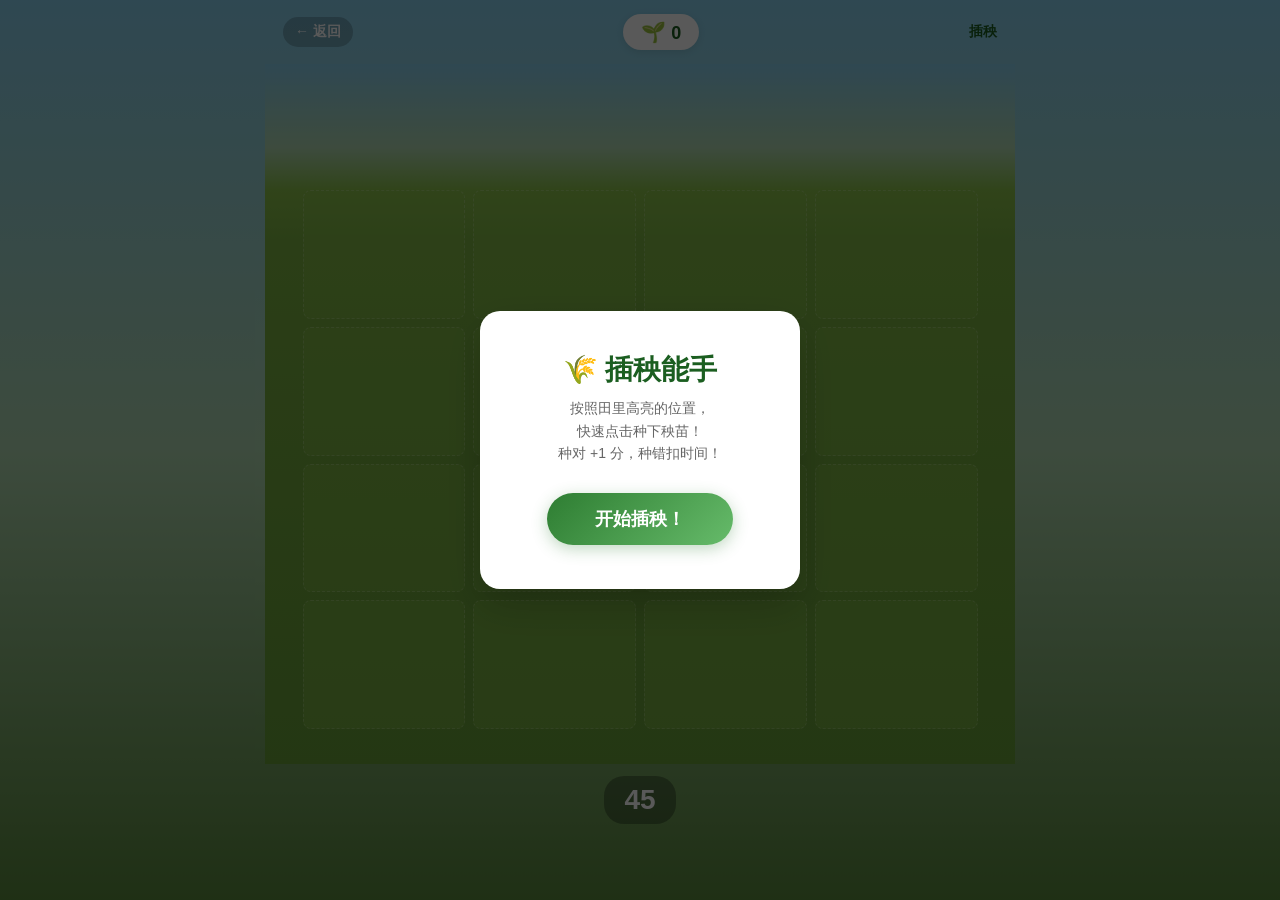
<file: games/planting.html>
<!DOCTYPE html>
<html lang="zh-CN">
<head>
<meta charset="UTF-8"/>
<meta name="viewport" content="width=device-width,initial-scale=1,maximum-scale=1,user-scalable=no"/>
<title>插秧能手 · 云梦伍湖</title>
<style>
*,*::before,*::after{box-sizing:border-box;margin:0;padding:0}
body{font-family:"PingFang SC","Microsoft YaHei",sans-serif;background:linear-gradient(180deg,#87CEEB,#B0D9B1 50%,#5a8a3c 100%);min-height:100vh;max-width:750px;margin:0 auto;overflow:hidden;user-select:none;-webkit-user-select:none;touch-action:manipulation}
.top-hud{display:flex;justify-content:space-between;align-items:center;padding:14px 18px;color:#1b5e20}
.top-hud span{font-size:18px;font-weight:800}
.top-hud .score{background:#fff;color:#1b5e20;padding:6px 18px;border-radius:20px;font-size:20px;box-shadow:0 2px 8px rgba(0,0,0,.1)}
.back-btn{color:#fff;background:rgba(0,0,0,.2);padding:6px 12px;border-radius:20px;font-size:14px;text-decoration:none;font-weight:600}
.paddy{position:relative;width:100%;height:calc(100vh - 200px);min-height:360px;background:linear-gradient(180deg,#87CEEB 0%,#B0D9B1 12%,#8BC34A 18%,#7CB342 25%,#689F38 100%);overflow:hidden}
.grid-overlay{position:absolute;top:18%;left:5%;right:5%;bottom:5%;display:grid;grid-template-columns:repeat(4,1fr);grid-template-rows:repeat(4,1fr);gap:8px}
.cell{border-radius:8px;background:rgba(139,195,74,.35);border:1px dashed rgba(255,255,255,.2);display:flex;align-items:center;justify-content:center;font-size:28px;transition:all .15s}
.cell.planted{background:rgba(104,159,56,.6);border-color:rgba(255,255,255,.3)}
.cell.planted::after{content:'🌱';animation:growIn .3s ease}
.cell.wrong{background:rgba(244,67,54,.4);animation:shake .4s ease}
@keyframes growIn{0%{transform:scale(0) rotate(-20deg)}60%{transform:scale(1.2)}100%{transform:scale(1)}}
@keyframes shake{0%,100%{transform:translateX(0)}20%{transform:translateX(-8px)}40%{transform:translateX(8px)}60%{transform:translateX(-6px)}80%{transform:translateX(6px)}}
.target-highlight{animation:pulse 1s ease infinite}
@keyframes pulse{0%,100%{box-shadow:inset 0 0 0 0 rgba(255,235,59,.5)}50%{box-shadow:inset 0 0 0 12px rgba(255,235,59,0)}}
.bottom-bar{display:flex;align-items:center;justify-content:center;gap:16px;padding:12px;color:#fff}
.bottom-bar .timer{font-size:28px;font-weight:800;background:rgba(0,0,0,.3);padding:8px 20px;border-radius:20px}
.bottom-bar .hint{font-size:18px;font-weight:700;color:#ffd54f}
.start-overlay,.game-over-overlay{position:fixed;top:0;left:0;right:0;bottom:0;background:rgba(0,0,0,.65);display:flex;align-items:center;justify-content:center;z-index:100}
.card{background:#fff;border-radius:20px;padding:40px 32px;text-align:center;box-shadow:0 16px 40px rgba(0,0,0,.2);max-width:320px;width:90%}
.card h2{font-size:28px;color:#1b5e20;margin-bottom:8px}
.card p{color:#666;margin-bottom:24px;font-size:14px;line-height:1.6}
.card button{background:linear-gradient(135deg,#2e7d32,#66bb6a);color:#fff;border:none;padding:14px 48px;border-radius:30px;font-size:18px;font-weight:700;cursor:pointer;box-shadow:0 4px 16px rgba(46,125,50,.3);margin:4px}
.card button:active{transform:scale(.95)}
.card .btn-outline{background:#fff;color:#2e7d32;border:2px solid #2e7d32}
.game-over-overlay{display:none}.game-over-overlay.show{display:flex}
.final-score{font-size:48px;font-weight:900;color:#2e7d32;margin:12px 0}
.stats{font-size:14px;color:#666;margin-bottom:20px}
</style>
</head>
<body>

<div class="top-hud"><a href="../index.html" class="back-btn">← 返回</a><span class="score">🌱 <span id="score-display">0</span></span><span style="font-size:14px">插秧</span></div>
<div class="paddy"><div class="grid-overlay" id="grid"></div></div>
<div class="bottom-bar"><span class="timer" id="timer-display">45</span></div>

<div class="start-overlay" id="start-overlay">
  <div class="card"><h2>🌾 插秧能手</h2><p>按照田里高亮的位置，<br>快速点击种下秧苗！<br>种对 +1 分，种错扣时间！</p><button onclick="startGame()">开始插秧！</button></div>
</div>

<div class="game-over-overlay" id="game-over-overlay">
  <div class="card"><h2 id="go-title">时间到！</h2><div class="final-score" id="go-score">0</div><div class="stats" id="go-stats"></div><button onclick="restartGame()">再来一局</button><button class="btn-outline" onclick="location.href='../index.html'">返回首页</button></div>
</div>

<script>
var grid=document.getElementById('grid'),scoreEl=document.getElementById('score-display'),timerEl=document.getElementById('timer-display'),startOv=document.getElementById('start-overlay'),gameOv=document.getElementById('game-over-overlay');
var score=0,timeLeft=45,targetCell=null,rounds=0,gameRunning=false,timer=null,cells=[];

for(var i=0;i<16;i++){var c=document.createElement('div');c.className='cell';c.addEventListener('click',function(){clickCell(this)});c.addEventListener('touchend',function(e){e.preventDefault();clickCell(this)});grid.appendChild(c);cells.push(c)}

function clickCell(cell){
  if(!gameRunning)return;
  if(cell===targetCell){cell.classList.add('planted');score++;rounds++;scoreEl.textContent=score;newTarget()}else if(!cell.classList.contains('planted')){cell.classList.add('wrong');setTimeout(function(){cell.classList.remove('wrong')},400);timeLeft=Math.max(0,timeLeft-2);updateTimer()}
}

function newTarget(){
  cells.forEach(function(c){c.classList.remove('target-highlight')});
  var available=cells.filter(function(c){return!c.classList.contains('planted')});
  if(available.length===0){cells.forEach(function(c){c.classList.remove('planted')});available=cells}
  targetCell=available[Math.floor(Math.random()*available.length)];
  targetCell.classList.add('target-highlight');
}

function updateTimer(){timerEl.textContent=timeLeft;timerEl.style.color=timeLeft<=10?'#ff7043':'#fff'}

function tick(){timeLeft--;updateTimer();if(timeLeft<=0)endGame()}

function startGame(){
  score=0;rounds=0;timeLeft=45;gameRunning=true;scoreEl.textContent='0';timerEl.textContent='45';timerEl.style.color='#fff';
  cells.forEach(function(c){c.className='cell'});
  startOv.style.display='none';gameOv.classList.remove('show');
  newTarget();timer=setInterval(tick,1000);
}

function endGame(){
  gameRunning=false;clearInterval(timer);cells.forEach(function(c){c.classList.remove('target-highlight')});
  document.getElementById('go-score').textContent=score+' 株';
  document.getElementById('go-stats').textContent='轮次: '+rounds+' | 评价: '+(score>=25?'🌾 插秧状元！':score>=12?'👍 合格农夫':'🌱 还得多练');
  gameOv.classList.add('show');
}

function restartGame(){gameOv.classList.remove('show');startGame()}
</script>
</body>
</html>
</file>
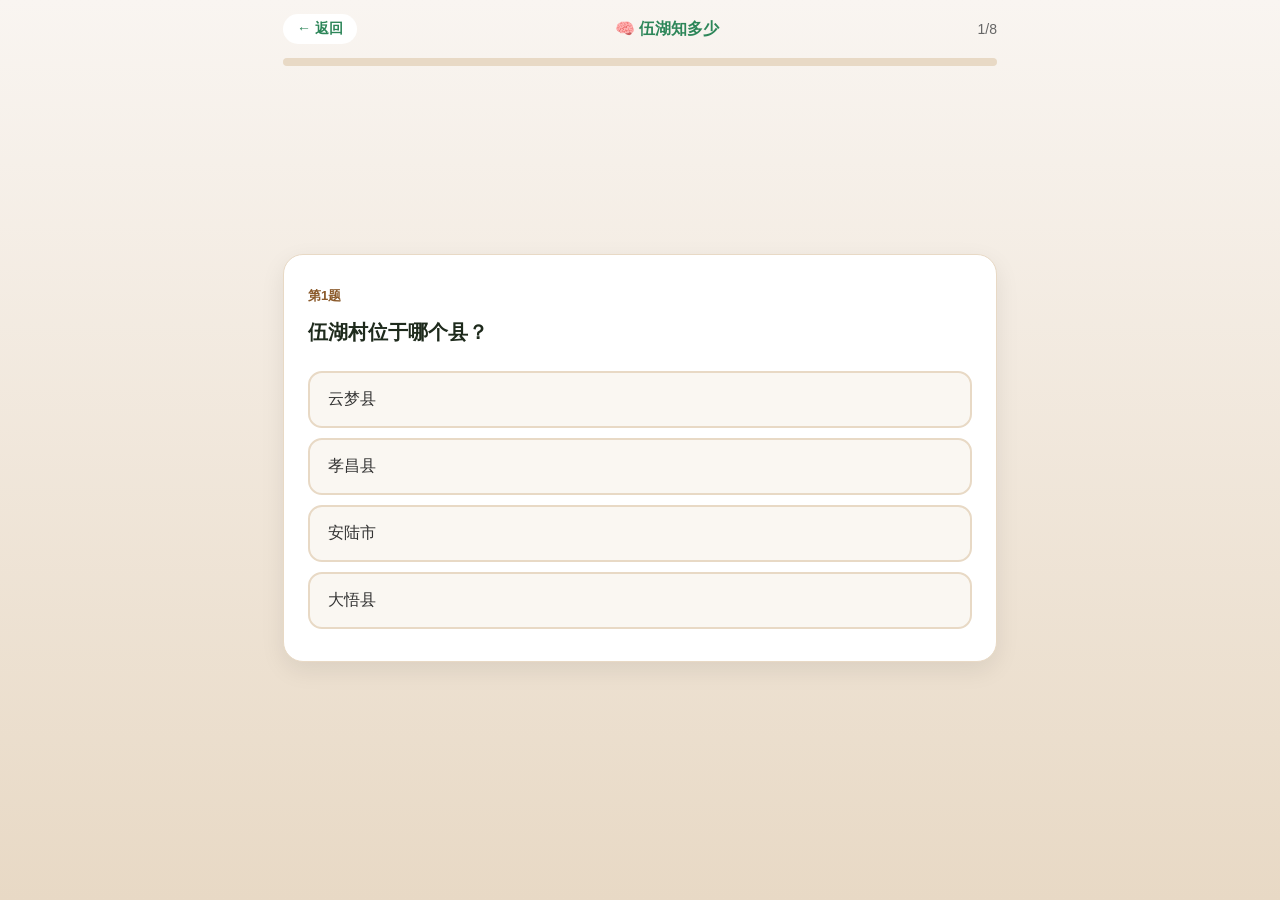
<file: games/quiz.html>
<!DOCTYPE html>
<html lang="zh-CN">
<head>
<meta charset="UTF-8"/>
<meta name="viewport" content="width=device-width,initial-scale=1,maximum-scale=1,user-scalable=no"/>
<title>伍湖知识问答 · 云梦伍湖</title>
<style>
*,*::before,*::after{box-sizing:border-box;margin:0;padding:0}
body{font-family:"PingFang SC","Microsoft YaHei",sans-serif;background:linear-gradient(180deg,#f9f5f1,#e8d9c5);min-height:100vh;max-width:750px;margin:0 auto;display:flex;flex-direction:column}
.top-bar{display:flex;justify-content:space-between;align-items:center;padding:14px 18px}
.back-btn{color:#2d8659;padding:6px 14px;border-radius:20px;font-size:14px;text-decoration:none;font-weight:600;background:#fff}
.progress-bar{height:8px;background:#e8d9c5;margin:0 18px;border-radius:10px;overflow:hidden}
.progress-bar .fill{height:100%;background:linear-gradient(90deg,#2d8659,#4A6F5D);transition:width .4s ease;border-radius:10px}
.quiz-area{flex:1;display:flex;flex-direction:column;justify-content:center;padding:20px 18px}
.question-card{background:#fff;border-radius:20px;padding:32px 24px;box-shadow:0 8px 24px rgba(0,0,0,.08);border:1px solid #e8d9c5}
.question-num{font-size:13px;color:#8b5a2b;margin-bottom:12px;font-weight:600}
.question-text{font-size:20px;font-weight:700;color:#1e2a1c;line-height:1.5;margin-bottom:24px}
.options{display:flex;flex-direction:column;gap:10px}
.option{
  padding:16px 18px;border-radius:14px;border:2px solid #e8d9c5;background:#faf7f2;
  cursor:pointer;font-size:16px;color:var(--ink,#333);transition:all .2s;text-align:left;font-family:inherit
}
.option:active{transform:scale(.98)}
.option.correct{background:#e8f5e9;border-color:#4caf50;color:#2e7d32;font-weight:700}
.option.wrong{background:#ffebee;border-color:#f44336;color:#c62828}
.option:disabled{opacity:.7;pointer-events:none}
.feedback{text-align:center;padding:16px 0;font-size:15px;font-weight:600;min-height:50px}
.next-btn{background:linear-gradient(135deg,#2d8659,#4A6F5D);color:#fff;border:none;padding:14px 0;border-radius:30px;font-size:17px;font-weight:700;cursor:pointer;width:100%;box-shadow:0 4px 16px rgba(45,134,89,.25);margin-top:12px;display:none}
.next-btn:active{transform:scale(.97)}
.over-card{background:#fff;border-radius:20px;padding:40px 28px;text-align:center;box-shadow:0 8px 24px rgba(0,0,0,.08);margin:0 18px}
.over-card h2{font-size:28px;color:#2d8659;margin-bottom:8px}
.over-card .big-score{font-size:56px;font-weight:900;color:#e65100;margin:12px 0}
.over-card .stats{color:#666;font-size:14px;margin-bottom:20px}
.over-card button{background:linear-gradient(135deg,#2d8659,#4A6F5D);color:#fff;border:none;padding:14px 48px;border-radius:30px;font-size:16px;font-weight:700;cursor:pointer;box-shadow:0 4px 16px rgba(45,134,89,.25);margin:4px}
.over-card button:active{transform:scale(.95)}
</style>
</head>
<body>

<div class="top-bar"><a href="../index.html" class="back-btn">← 返回</a><span style="font-weight:700;color:#2d8659">🧠 伍湖知多少</span><span style="color:#666;font-size:14px" id="counter">1/8</span></div>
<div class="progress-bar"><div class="fill" id="progress" style="width:0%"></div></div>

<div id="quiz-area" class="quiz-area"></div>

<script>
var questions=[
  {q:'伍湖村位于哪个县？',o:['云梦县','孝昌县','安陆市','大悟县'],a:0,exp:'伍湖村位于湖北省孝感市云梦县沙河乡'},
  {q:'稻虾共作模式的核心优势是？',o:['只用一种水','一水两用、一田双收','需要分开两块田','只能用化学肥料'],a:1,exp:'稻虾共作实现"一水两用、一田双收、粮渔共赢"'},
  {q:'2024年11月习近平总书记考察了云梦哪个场馆？',o:['云梦图书馆','云梦体育馆','云梦县博物馆','云梦科技馆'],a:2,exp:'2024年11月习近平总书记考察云梦县博物馆，了解文物保护研究利用'},
  {q:'2026年是红军长征胜利多少周年？',o:['80周年','85周年','90周年','100周年'],a:2,exp:'2026年是中国工农红军长征胜利90周年'},
  {q:'伍湖村龚华铭烈士纪念广场属于什么类型的文化资源？',o:['传统文化','红色文化','商业文化','民俗文化'],a:1,exp:'龚华铭烈士纪念广场是伍湖村红色文化资源的重要组成部分'},
  {q:'"双水双绿"指的是什么？',o:['两个水库','绿色水稻+绿色水产协同发展','两种颜色的水','两个水龙头'],a:1,exp:'"双水双绿"指绿色水稻和绿色水产协同发展的生态农业技术体系'},
  {q:'伍湖四海生态园主要提供什么体验？',o:['工厂参观','城市观光','生态农业+观光旅游','商场购物'],a:2,exp:'伍湖四海生态园是集生态农业、观光旅游、休闲体验于一体的农旅项目'},
  {q:'本项目的实践主题是什么？',o:['循城市发展','循迹悟思想·数智兴农旅','探企业文化','访都市商圈'],a:1,exp:'项目主题为"循迹悟思想、数智兴农旅"，走好新时代长征路'}
];

var idx=0,score=0,answered=false,correctCount=0;
var area=document.getElementById('quiz-area'),counter=document.getElementById('counter'),progress=document.getElementById('progress');

function renderQuestion(){
  answered=false;counter.textContent=(idx+1)+'/'+questions.length;progress.style.width=((idx/questions.length)*100)+'%';
  var q=questions[idx];
  var html='<div class="question-card"><div class="question-num">第'+(idx+1)+'题</div><div class="question-text">'+q.q+'</div><div class="options">';
  q.o.forEach(function(o,i){html+='<button class="option" onclick="answer('+i+',this)">'+o+'</button>'});
  html+='</div></div><div class="feedback" id="feedback"></div><button class="next-btn" id="next-btn" onclick="nextQuestion()">下一题 →</button>';
  area.innerHTML=html;
}

function answer(i,btn){
  if(answered)return;answered=true;
  var q=questions[idx],allBtns=document.querySelectorAll('.option');allBtns.forEach(function(b){b.disabled=true});
  if(i===q.a){btn.classList.add('correct');score+=10;correctCount++;document.getElementById('feedback').innerHTML='✅ 正确！+10分';document.getElementById('feedback').style.color='#2e7d32'}else{btn.classList.add('wrong');allBtns[q.a].classList.add('correct');document.getElementById('feedback').innerHTML='❌ 正确答案是：'+q.o[q.a]+'<br><small>'+q.exp+'</small>';document.getElementById('feedback').style.color='#c62828'}
  var nb=document.getElementById('next-btn');nb.style.display='block';nb.textContent=idx<questions.length-1?'下一题 →':'查看成绩 🏆';
}

function nextQuestion(){
  if(idx<questions.length-1){idx++;renderQuestion()}else{showResult()}
}

function showResult(){
  progress.style.width='100%';
  var grade=correctCount>=6?'🌾 伍湖通！满分水准！':correctCount>=4?'👍 了解不少，继续加油！':'🌱 来村里实地走一圈就都知道了~';
  area.innerHTML='<div class="over-card"><h2>🧠 答题完成！</h2><div class="big-score">'+score+'分</div><div class="stats">答对 '+correctCount+'/'+questions.length+' 题<br>'+grade+'</div><button onclick="restart()">再来一次</button><button style="background:#fff;color:#2d8659;border:2px solid #2d8659" onclick="location.href=\'../index.html\'">返回首页</button></div>';
  counter.textContent='完成';
}

function restart(){idx=0;score=0;answered=false;correctCount=0;progress.style.width='0%';renderQuestion()}
renderQuestion();
</script>
</body>
</html>
</file>
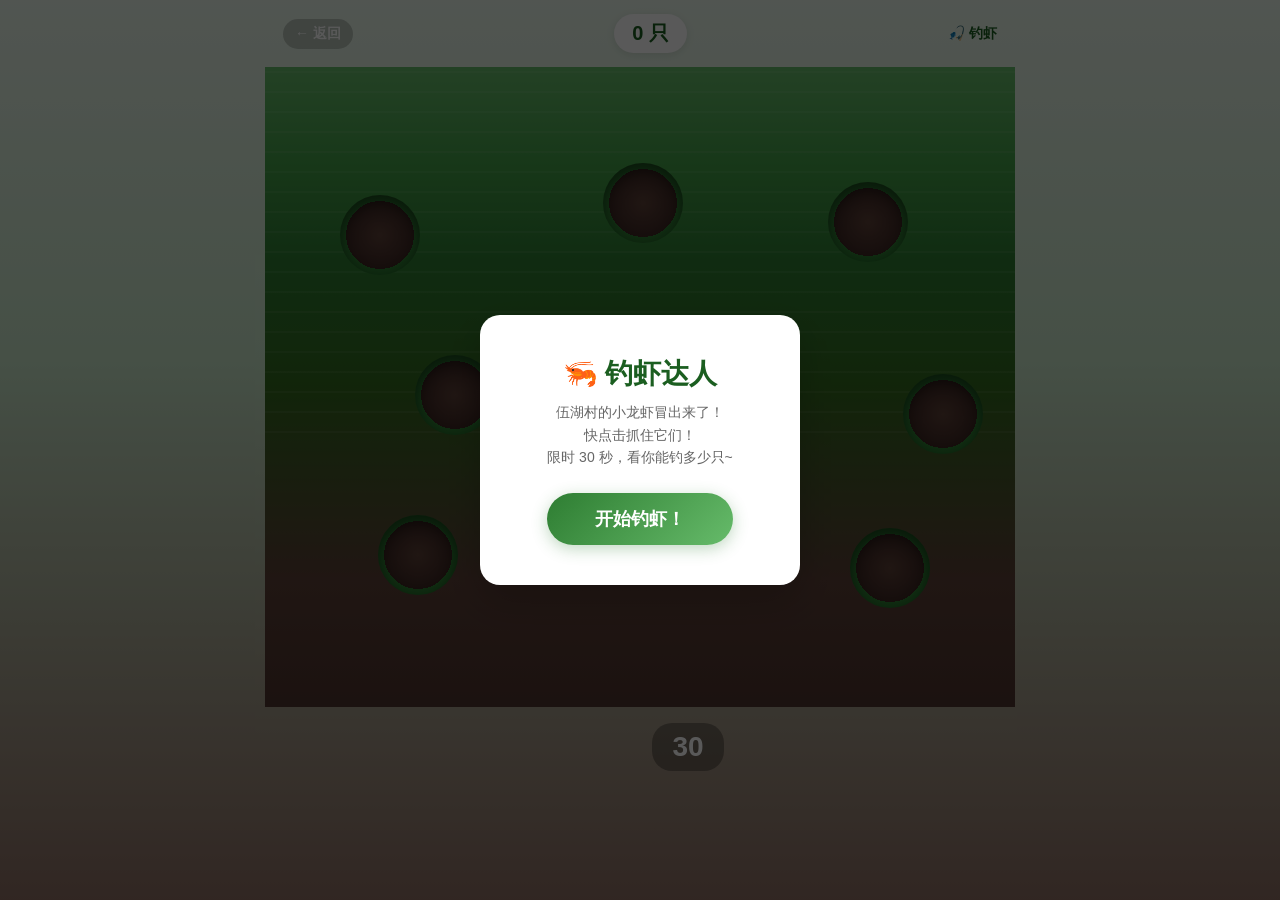
<file: games/shrimp.html>
<!DOCTYPE html>
<html lang="zh-CN">
<head>
<meta charset="UTF-8"/>
<meta name="viewport" content="width=device-width,initial-scale=1,maximum-scale=1,user-scalable=no"/>
<title>钓虾达人 · 云梦伍湖</title>
<style>
*,*::before,*::after{box-sizing:border-box;margin:0;padding:0}
body{font-family:"PingFang SC","Microsoft YaHei",sans-serif;background:linear-gradient(180deg,#e8f5e9,#c8e6c9 40%,#8d6e63 100%);min-height:100vh;max-width:750px;margin:0 auto;overflow:hidden;user-select:none;-webkit-user-select:none;touch-action:manipulation}
.top-hud{display:flex;justify-content:space-between;align-items:center;padding:14px 18px;color:#1b5e20}
.top-hud span{font-size:18px;font-weight:800}
.top-hud .score{background:#fff;color:#1b5e20;padding:6px 18px;border-radius:20px;font-size:20px;box-shadow:0 2px 8px rgba(0,0,0,.1)}
.back-btn{color:#fff;background:rgba(0,0,0,.2);padding:6px 12px;border-radius:20px;font-size:14px;text-decoration:none;font-weight:600}
.field{position:relative;width:100%;height:calc(100vh - 260px);min-height:400px;background:linear-gradient(180deg,#66bb6a 0%,#43a047 15%,#2e7d32 30%,#33691e 50%,#5d4037 80%,#4e342e 100%);overflow:hidden}
.field::before{content:'';position:absolute;top:0;left:0;right:0;height:60%;background:repeating-linear-gradient(0deg,transparent,transparent 18px,rgba(255,255,255,.06) 18px,rgba(255,255,255,.06) 20px)}
.hole{position:absolute;width:80px;height:80px;border-radius:50%;background:radial-gradient(ellipse at center,#5d4037 0%,#3e2723 60%,#2e7d32 60%,#1b5e20 100%);box-shadow:inset 0 8px 16px rgba(0,0,0,.4);cursor:pointer;display:flex;align-items:center;justify-content:center;transition:transform .1s}
.hole:active{transform:scale(.9)}
.shrimp{font-size:44px;animation:popUp .35s cubic-bezier(.18,.89,.32,1.28);pointer-events:none}
.shrimp.caught{animation:caught .2s ease forwards}
@keyframes popUp{0%{transform:translateY(30px) scale(0);opacity:0}100%{transform:translateY(0) scale(1);opacity:1}}
@keyframes caught{0%{transform:scale(1)}50%{transform:scale(1.4)}100%{transform:scale(0);opacity:0}}
.water-ripple{position:absolute;border-radius:50%;border:2px solid rgba(168,216,220,.6);animation:ripple .8s ease-out forwards;pointer-events:none}
@keyframes ripple{0%{width:20px;height:20px;opacity:1}100%{width:120px;height:120px;opacity:0}}
.bottom-bar{display:flex;align-items:center;justify-content:center;gap:16px;padding:16px;color:#fff}
.bottom-bar .timer{font-size:28px;font-weight:800;background:rgba(0,0,0,.3);padding:8px 20px;border-radius:20px}
.bottom-bar .combo{font-size:16px;color:#ffd54f;min-width:80px;text-align:center}
.start-overlay{position:fixed;top:0;left:0;right:0;bottom:0;background:rgba(0,0,0,.65);display:flex;align-items:center;justify-content:center;z-index:100}
.start-card{background:#fff;border-radius:20px;padding:40px 32px;text-align:center;box-shadow:0 16px 40px rgba(0,0,0,.2);max-width:320px;width:90%}
.start-card h2{font-size:28px;color:#1b5e20;margin-bottom:8px}
.start-card p{color:#666;margin-bottom:24px;font-size:14px;line-height:1.6}
.start-card button{background:linear-gradient(135deg,#2e7d32,#66bb6a);color:#fff;border:none;padding:14px 48px;border-radius:30px;font-size:18px;font-weight:700;cursor:pointer;box-shadow:0 4px 16px rgba(46,125,50,.3)}
.start-card button:active{transform:scale(.95)}
.game-over-overlay{position:fixed;top:0;left:0;right:0;bottom:0;background:rgba(0,0,0,.7);display:none;align-items:center;justify-content:center;z-index:100}
.game-over-overlay.show{display:flex}
.game-over-card{background:#fff;border-radius:20px;padding:36px 28px;text-align:center;box-shadow:0 16px 40px rgba(0,0,0,.2);max-width:320px;width:90%}
.game-over-card h2{font-size:32px;margin-bottom:6px}
.game-over-card .final-score{font-size:48px;font-weight:900;color:#e65100;margin:12px 0}
.game-over-card .stats{font-size:14px;color:#666;margin-bottom:20px}
.game-over-card button{background:linear-gradient(135deg,#2e7d32,#66bb6a);color:#fff;border:none;padding:12px 36px;border-radius:30px;font-size:16px;font-weight:700;cursor:pointer;margin:4px}
.game-over-card button:active{transform:scale(.95)}
.game-over-card .btn-outline{background:#fff;color:#2e7d32;border:2px solid #2e7d32}
</style>
</head>
<body>

<div class="top-hud">
  <a href="../index.html" class="back-btn">← 返回</a>
  <span class="score" id="score-display">0 只</span>
  <span style="font-size:14px">🎣 钓虾</span>
</div>

<div class="field" id="field"></div>

<div class="bottom-bar">
  <span class="combo" id="combo-display"></span>
  <span class="timer" id="timer-display">30</span>
</div>

<div class="start-overlay" id="start-overlay">
  <div class="start-card">
    <h2>🦐 钓虾达人</h2>
    <p>伍湖村的小龙虾冒出来了！<br>快点击抓住它们！<br>限时 30 秒，看你能钓多少只~</p>
    <button onclick="startGame()">开始钓虾！</button>
  </div>
</div>

<div class="game-over-overlay" id="game-over-overlay">
  <div class="game-over-card">
    <h2 id="go-title">时间到！</h2>
    <div class="final-score" id="go-score">0</div>
    <div class="stats" id="go-stats"></div>
    <button onclick="restartGame()">再来一局</button>
    <button class="btn-outline" onclick="location.href='../index.html'">返回首页</button>
  </div>
</div>

<script>
var field=document.getElementById('field'),scoreEl=document.getElementById('score-display'),timerEl=document.getElementById('timer-display'),comboEl=document.getElementById('combo-display'),startOv=document.getElementById('start-overlay'),gameOv=document.getElementById('game-over-overlay');
var score=0,combo=0,maxCombo=0,timeLeft=30,gameRunning=false,timer=null,spawnTimer=null,holes=[],activeHoles=new Set(),emojis=['🦐','🦞','🐟','🦀','🦐','🦐'];
var positions=[{x:10,y:20},{x:45,y:15},{x:75,y:18},{x:20,y:45},{x:55,y:42},{x:85,y:48},{x:15,y:70},{x:48,y:68},{x:78,y:72}];

function createHoles(){
  positions.forEach(function(p){
    var h=document.createElement('div');h.className='hole';h.style.left=p.x+'%';h.style.top=p.y+'%';
    h.addEventListener('click',function(e){catchShrimp(h,e)});
    h.addEventListener('touchend',function(e){e.preventDefault();catchShrimp(h,e)});
    field.appendChild(h);holes.push(h);
  });
}

function spawnShrimp(){
  if(!gameRunning)return;
  var n=Math.min(3+Math.floor((30-timeLeft)/8),6);
  for(var i=0;i<n;i++){
    var available=holes.filter(function(h){return!activeHoles.has(h)});
    if(available.length===0)break;
    if(Math.random()<0.35){
      var hole=available[Math.floor(Math.random()*available.length)];
      showShrimp(hole);
    }
  }
}

function showShrimp(hole){
  activeHoles.add(hole);
  var emoji=emojis[Math.floor(Math.random()*emojis.length)];
  var s=document.createElement('span');s.className='shrimp';s.textContent=emoji;
  hole.appendChild(s);
  var dur=800+Math.random()*1200;
  setTimeout(function(){if(activeHoles.has(hole)){hideShrimp(hole,false)}},dur);
}

function hideShrimp(hole,caught){
  activeHoles.delete(hole);
  var s=hole.querySelector('.shrimp');
  if(s){if(caught){s.classList.add('caught')}s.addEventListener('animationend',function(){if(s.parentNode)s.remove()});if(!caught)setTimeout(function(){if(s.parentNode)s.remove()},100)}
}

function catchShrimp(hole,e){
  if(!gameRunning)return;
  if(activeHoles.has(hole)){
    hideShrimp(hole,true);score++;combo++;if(combo>maxCombo)maxCombo=combo;
    scoreEl.textContent=score+' 只';
    if(combo>=3){comboEl.textContent='🔥 '+combo+'连击！';comboEl.style.transform='scale(1.2)';setTimeout(function(){comboEl.style.transform='scale(1)'},200)}
    // 水花
    var r=document.createElement('div');r.className='water-ripple';r.style.left=(e.clientX||e.touches[0].clientX)-10+'px';r.style.top=(e.clientY||e.touches[0].clientY)-10+'px';
    field.appendChild(r);setTimeout(function(){r.remove()},800);
  }
}

function tick(){timeLeft--;timerEl.textContent=timeLeft;timerEl.style.color=timeLeft<=10?'#ff7043':timeLeft<=20?'#ffd54f':'#fff';if(timeLeft<=0)endGame()}

function startGame(){
  score=0;combo=0;maxCombo=0;timeLeft=30;gameRunning=true;scoreEl.textContent='0 只';timerEl.textContent='30';comboEl.textContent='';timerEl.style.color='#fff';
  holes.forEach(function(h){while(h.firstChild)h.removeChild(h);activeHoles.delete(h)});
  startOv.style.display='none';gameOv.classList.remove('show');
  timer=setInterval(tick,1000);spawnTimer=setInterval(spawnShrimp,700+Math.random()*500);spawnShrimp();
}

function endGame(){
  gameRunning=false;clearInterval(timer);clearInterval(spawnTimer);
  holes.forEach(function(h){while(h.firstChild)h.removeChild(h);activeHoles.delete(h)});
  document.getElementById('go-score').textContent=score+' 只';
  document.getElementById('go-stats').textContent='最高连击: '+maxCombo+' | 评价: '+(score>=30?'🦐 钓虾王者！':score>=15?'👍 小有收获':'🌱 继续加油');
  gameOv.classList.add('show');
}

function restartGame(){gameOv.classList.remove('show');startGame()}

createHoles();
</script>
</body>
</html>
</file>
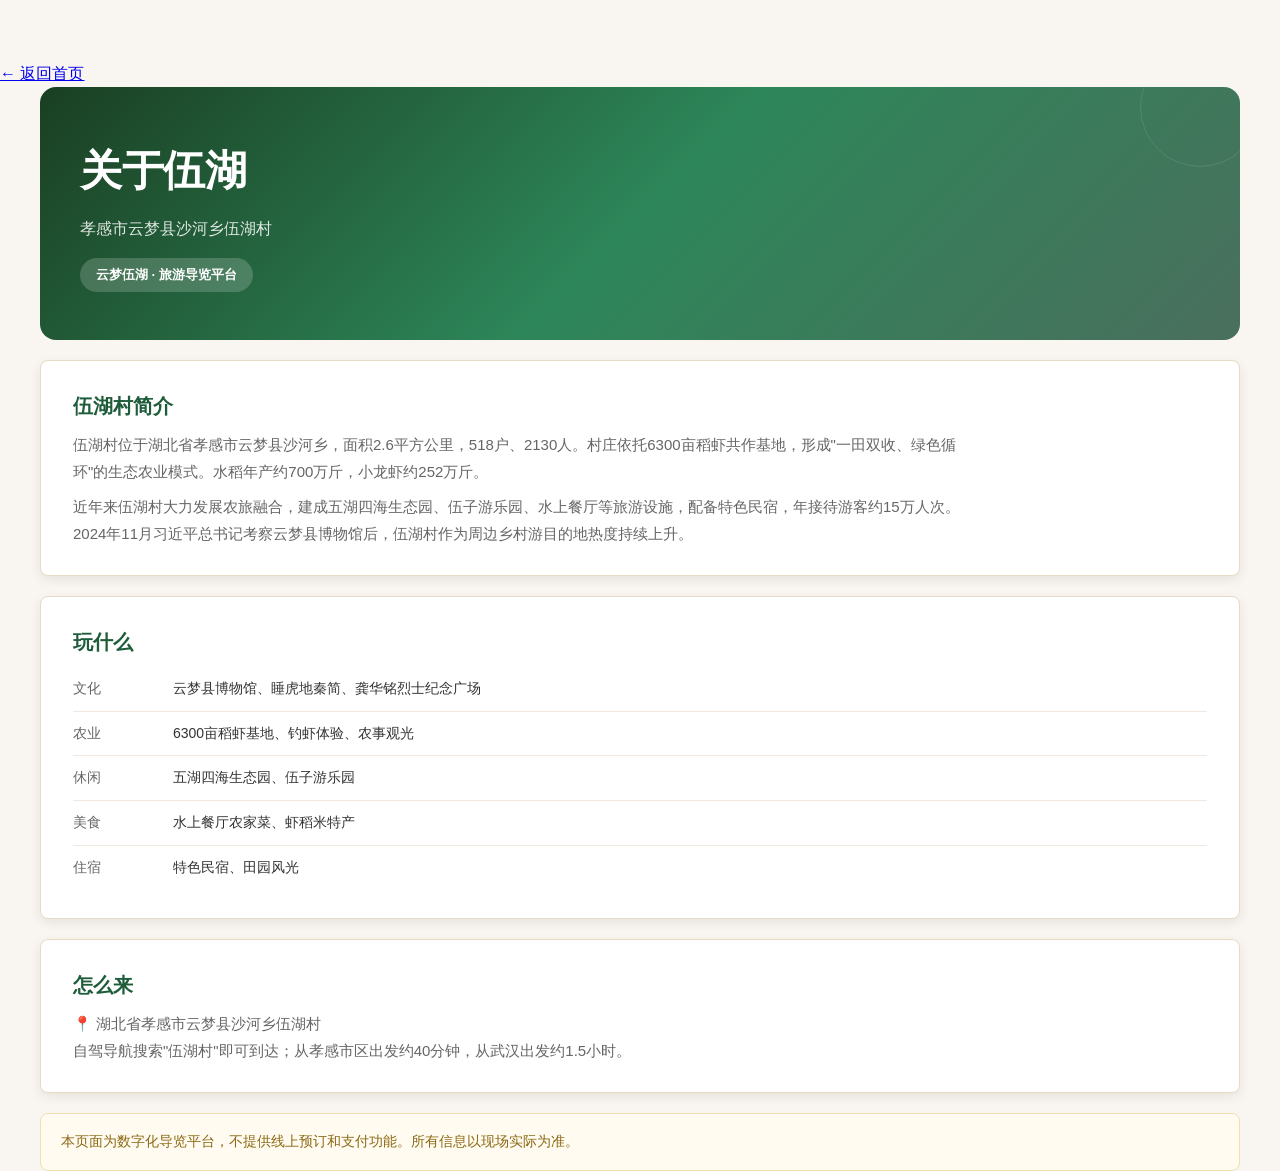
<file: pages/about.html>
<!DOCTYPE html><html lang="zh-CN"><head><meta charset="UTF-8"/><meta name="viewport" content="width=device-width,initial-scale=1,maximum-scale=1,user-scalable=no"/><title>关于伍湖 · 云梦伍湖</title><link rel="stylesheet" href="../assets/css/style.css"/></head><body>
<div class="back-bar"><a href="../index.html">← 返回首页</a></div>
<div class="hero h-green"><div class="h-t">关于伍湖</div><div class="h-s">孝感市云梦县沙河乡伍湖村</div><div class="h-chip">云梦伍湖 · 旅游导览平台</div></div>

<div class="info-block"><h2>伍湖村简介</h2><p>伍湖村位于湖北省孝感市云梦县沙河乡，面积2.6平方公里，518户、2130人。村庄依托6300亩稻虾共作基地，形成"一田双收、绿色循环"的生态农业模式。水稻年产约700万斤，小龙虾约252万斤。</p><p style="margin-top:8px">近年来伍湖村大力发展农旅融合，建成五湖四海生态园、伍子游乐园、水上餐厅等旅游设施，配备特色民宿，年接待游客约15万人次。2024年11月习近平总书记考察云梦县博物馆后，伍湖村作为周边乡村游目的地热度持续上升。</p></div>

<div class="info-block"><h2>玩什么</h2>
<div class="field-line"><span class="fl-k">文化</span><span class="fl-v">云梦县博物馆、睡虎地秦简、龚华铭烈士纪念广场</span></div>
<div class="field-line"><span class="fl-k">农业</span><span class="fl-v">6300亩稻虾基地、钓虾体验、农事观光</span></div>
<div class="field-line"><span class="fl-k">休闲</span><span class="fl-v">五湖四海生态园、伍子游乐园</span></div>
<div class="field-line"><span class="fl-k">美食</span><span class="fl-v">水上餐厅农家菜、虾稻米特产</span></div>
<div class="field-line"><span class="fl-k">住宿</span><span class="fl-v">特色民宿、田园风光</span></div></div>

<div class="info-block"><h2>怎么来</h2><p>📍 湖北省孝感市云梦县沙河乡伍湖村<br>自驾导航搜索"伍湖村"即可到达；从孝感市区出发约40分钟，从武汉出发约1.5小时。</p></div>

<div class="notice">本页面为数字化导览平台，不提供线上预订和支付功能。所有信息以现场实际为准。</div>
</body></html>
</file>
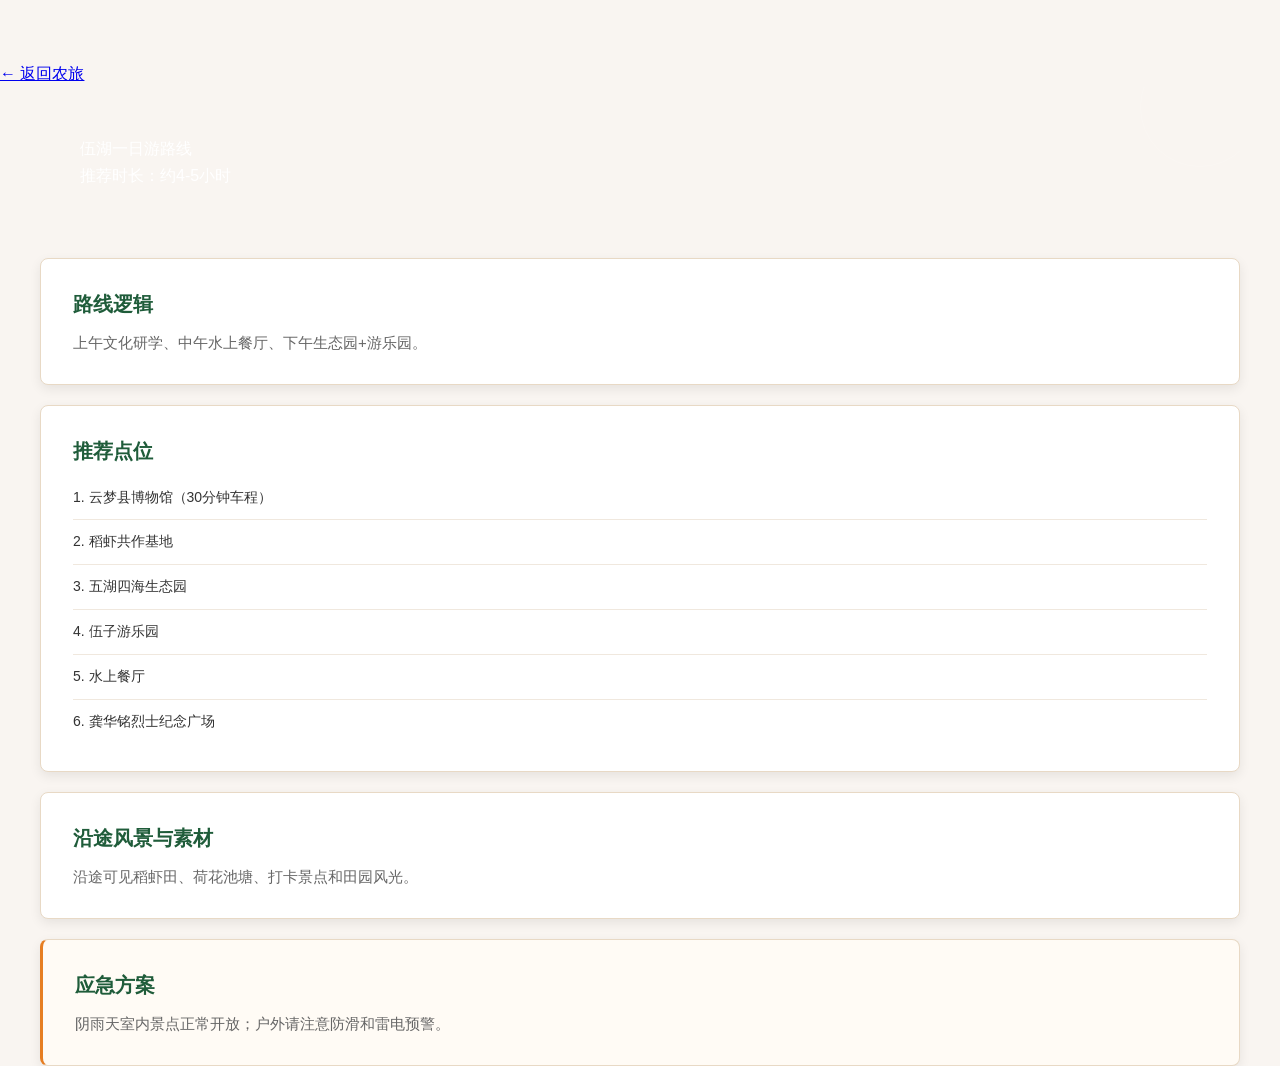
<file: pages/routeDetail.html>
<!DOCTYPE html>
<html lang="zh-CN">
<head>
  <meta charset="UTF-8" />
  <meta name="viewport" content="width=device-width, initial-scale=1.0, maximum-scale=1.0, user-scalable=no" />
  <title>路线详情 · 云梦伍湖</title>
  <link rel="stylesheet" href="../assets/css/style.css" />
</head>
<body>

<div class="back-bar"><a href="../index.html#tour">← 返回农旅</a></div>

<div class="hero hero-blue">
  <div class="hero-title" id="route-name">加载中…</div>
  <div class="hero-sub" id="route-time"></div>
</div>

<div class="info-block">
  <h2>路线逻辑</h2>
  <p id="route-logic"></p>
</div>

<div class="info-block">
  <h2>推荐点位</h2>
  <div id="route-points"></div>
</div>

<div class="info-block">
  <h2>沿途风景与素材</h2>
  <p id="route-scenery"></p>
</div>

<div class="info-block warn-card">
  <h2>应急方案</h2>
  <p id="route-emergency"></p>
</div>

<script src="../assets/js/data.js"></script>
<script>
(function () {
  var id = new URL(window.location.href).searchParams.get('id');
  var route = (ROUTES || []).find(function (r) { return r.id === id; }) || (ROUTES[0]);

  document.getElementById('route-name').textContent = route.name;
  document.getElementById('route-time').textContent = '推荐时长：' + route.time;
  document.getElementById('route-logic').textContent = route.logic;
  document.getElementById('route-scenery').textContent = route.scenery;
  document.getElementById('route-emergency').textContent = route.emergency;
  document.title = route.name + ' · 云梦伍湖';

  var pts = document.getElementById('route-points');
  (route.points || []).forEach(function (p, i) {
    var div = document.createElement('div');
    div.className = 'field-line';
    div.textContent = (i + 1) + '. ' + p;
    pts.appendChild(div);
  });
})();
</script>
</body>
</html>
</file>
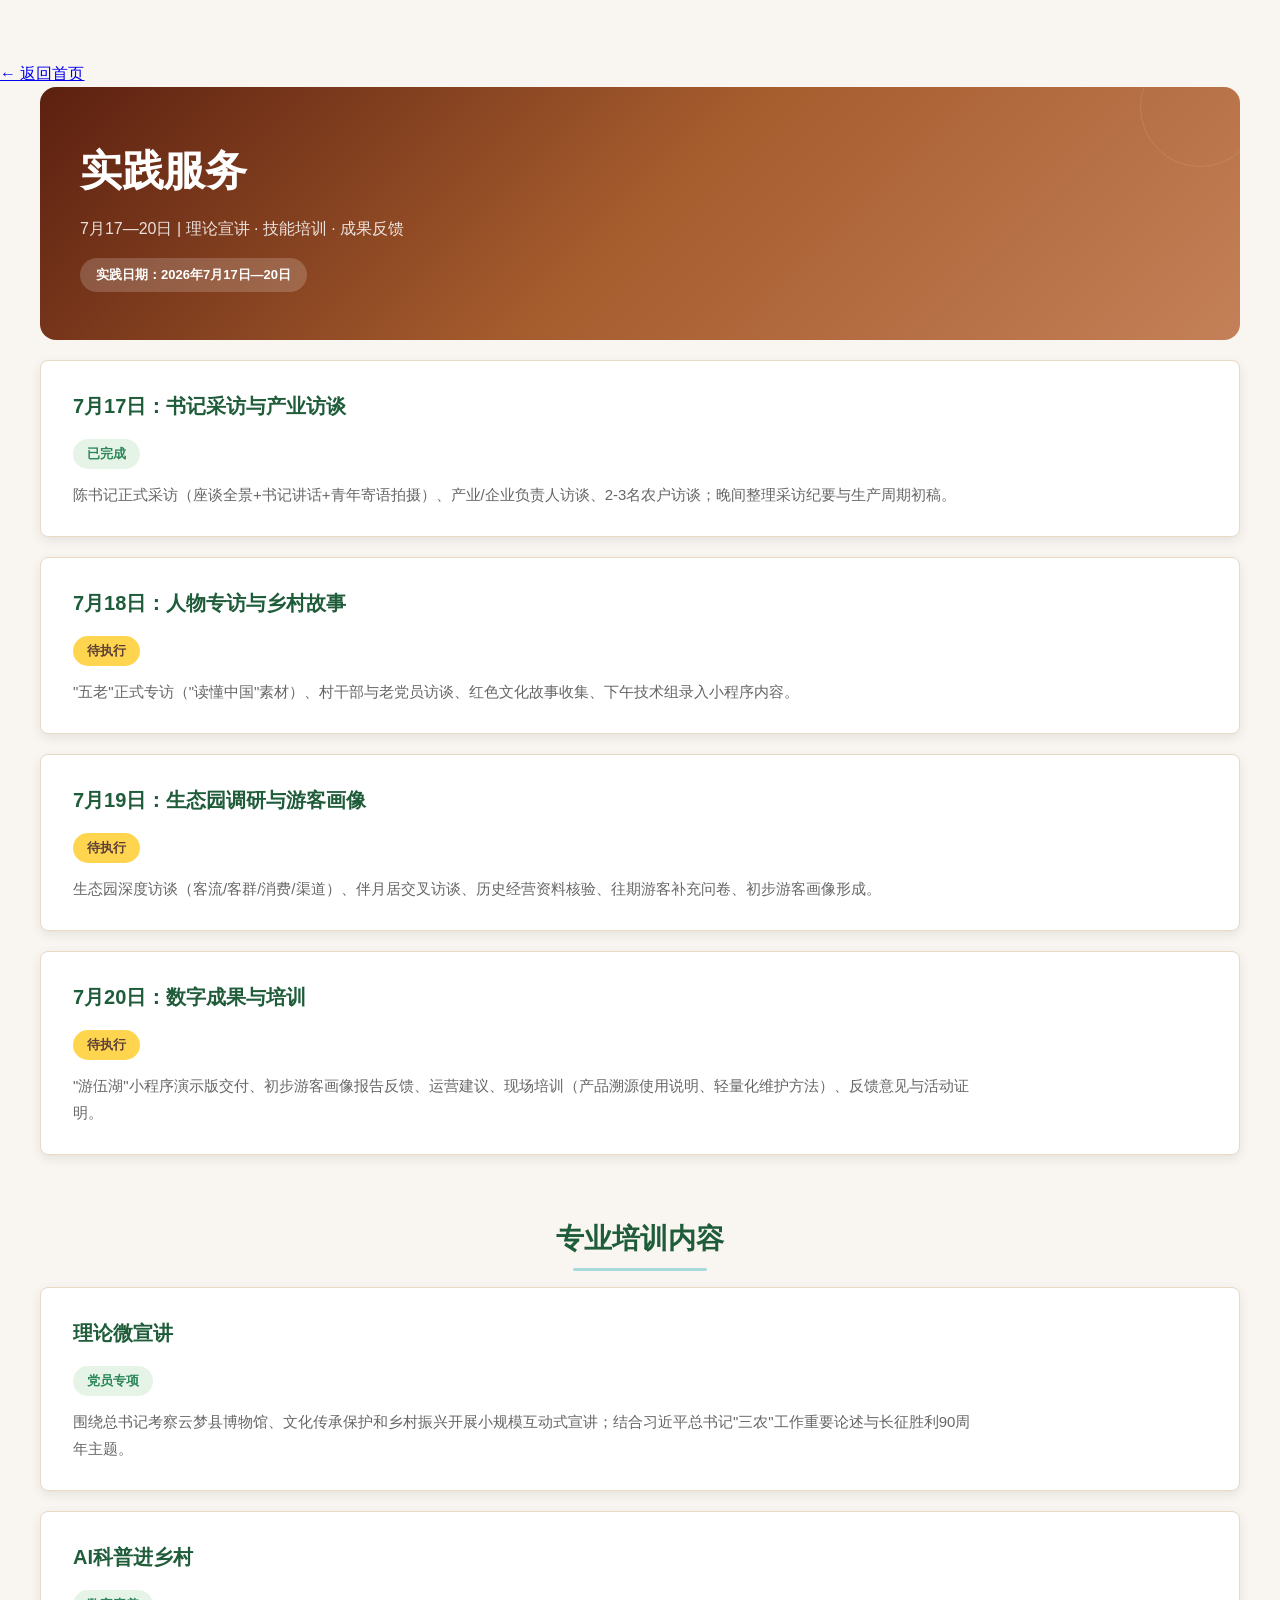
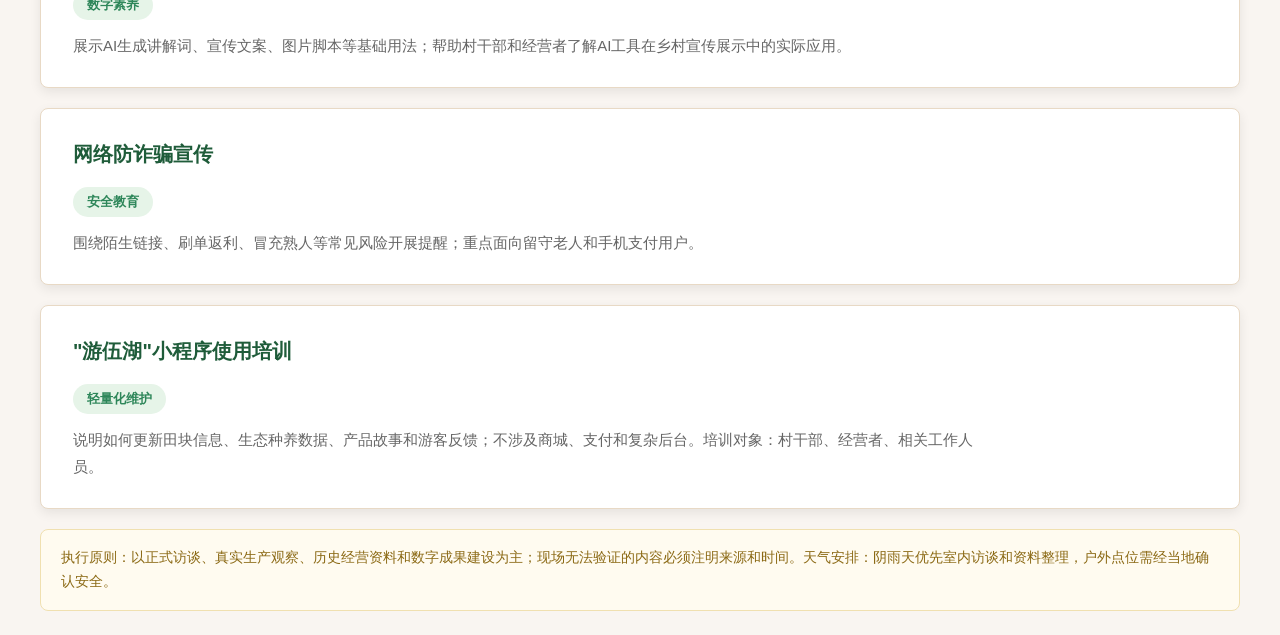
<file: pages/service.html>
<!DOCTYPE html><html lang="zh-CN"><head><meta charset="UTF-8"/><meta name="viewport" content="width=device-width,initial-scale=1,maximum-scale=1,user-scalable=no"/><title>实践服务 · 云梦伍湖</title><link rel="stylesheet" href="../assets/css/style.css"/></head><body>
<div class="back-bar"><a href="../index.html">← 返回首页</a></div>
<div class="hero h-orange"><div class="h-t">实践服务</div><div class="h-s">7月17—20日 | 理论宣讲 · 技能培训 · 成果反馈</div><div class="h-chip">实践日期：2026年7月17日—20日</div></div>

<div class="info-block"><h2>7月17日：书记采访与产业访谈</h2>
<div class="field-tag">已完成</div>
<p>陈书记正式采访（座谈全景+书记讲话+青年寄语拍摄）、产业/企业负责人访谈、2-3名农户访谈；晚间整理采访纪要与生产周期初稿。</p></div>

<div class="info-block"><h2>7月18日：人物专访与乡村故事</h2>
<div class="field-tag" style="background:#ffd54f;color:#5d4037">待执行</div>
<p>"五老"正式专访（"读懂中国"素材）、村干部与老党员访谈、红色文化故事收集、下午技术组录入小程序内容。</p></div>

<div class="info-block"><h2>7月19日：生态园调研与游客画像</h2>
<div class="field-tag" style="background:#ffd54f;color:#5d4037">待执行</div>
<p>生态园深度访谈（客流/客群/消费/渠道）、伴月居交叉访谈、历史经营资料核验、往期游客补充问卷、初步游客画像形成。</p></div>

<div class="info-block"><h2>7月20日：数字成果与培训</h2>
<div class="field-tag" style="background:#ffd54f;color:#5d4037">待执行</div>
<p>"游伍湖"小程序演示版交付、初步游客画像报告反馈、运营建议、现场培训（产品溯源使用说明、轻量化维护方法）、反馈意见与活动证明。</p></div>

<div class="sec-hd"><span class="sec-title">专业培训内容</span></div>

<div class="info-block"><h2>理论微宣讲</h2>
<div class="field-tag">党员专项</div>
<p>围绕总书记考察云梦县博物馆、文化传承保护和乡村振兴开展小规模互动式宣讲；结合习近平总书记"三农"工作重要论述与长征胜利90周年主题。</p></div>

<div class="info-block"><h2>AI科普进乡村</h2>
<div class="field-tag">数字素养</div>
<p>展示AI生成讲解词、宣传文案、图片脚本等基础用法；帮助村干部和经营者了解AI工具在乡村宣传展示中的实际应用。</p></div>

<div class="info-block"><h2>网络防诈骗宣传</h2>
<div class="field-tag">安全教育</div>
<p>围绕陌生链接、刷单返利、冒充熟人等常见风险开展提醒；重点面向留守老人和手机支付用户。</p></div>

<div class="info-block"><h2>"游伍湖"小程序使用培训</h2>
<div class="field-tag">轻量化维护</div>
<p>说明如何更新田块信息、生态种养数据、产品故事和游客反馈；不涉及商城、支付和复杂后台。培训对象：村干部、经营者、相关工作人员。</p></div>

<div class="notice" style="margin-bottom:24px">执行原则：以正式访谈、真实生产观察、历史经营资料和数字成果建设为主；现场无法验证的内容必须注明来源和时间。天气安排：阴雨天优先室内访谈和资料整理，户外点位需经当地确认安全。</div>
</body></html>
</file>
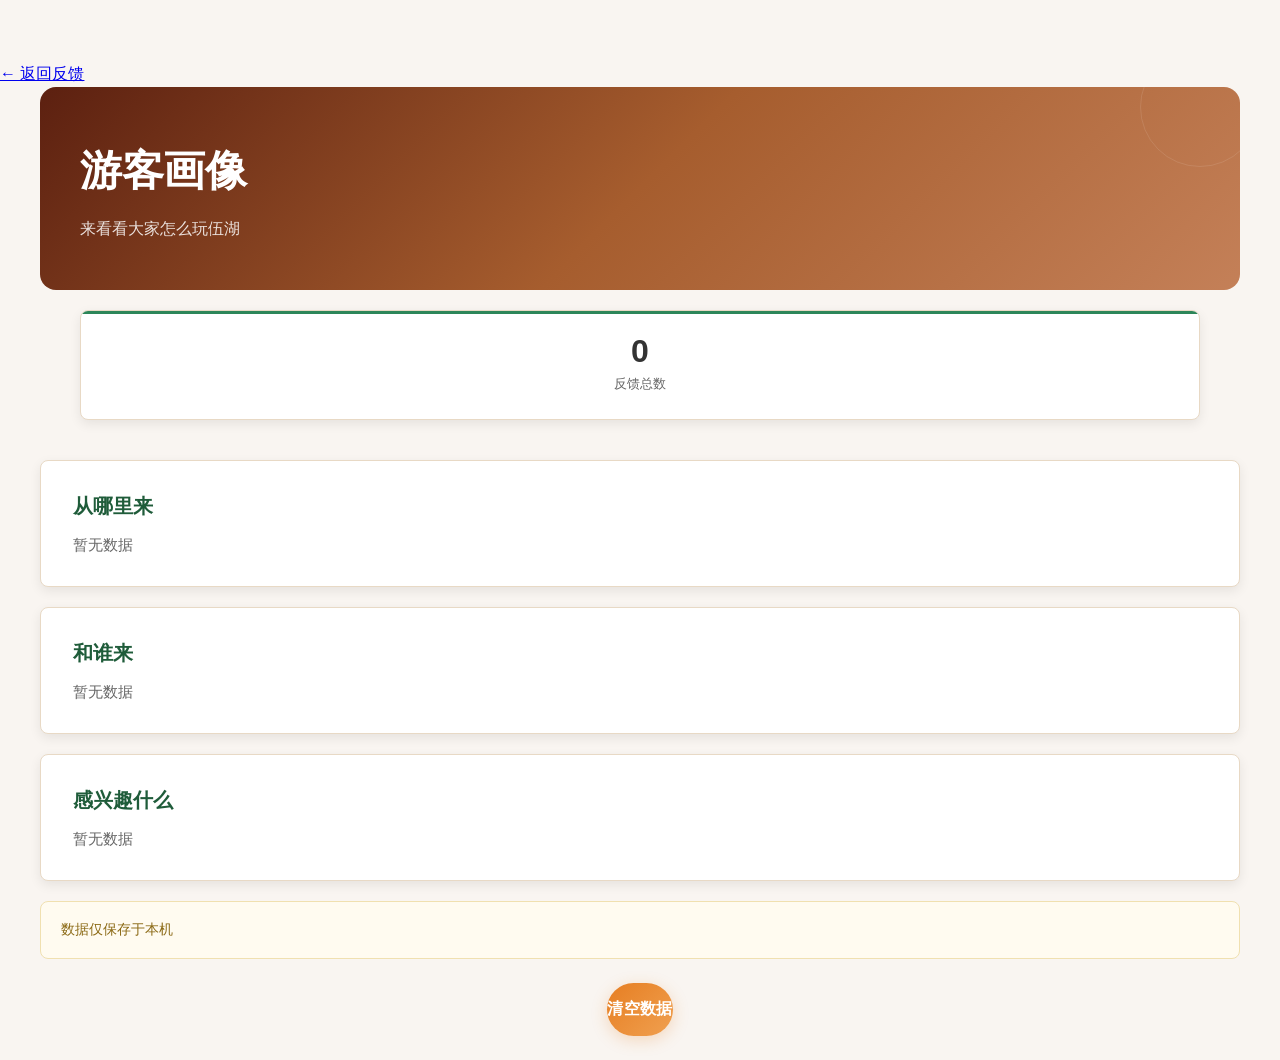
<file: pages/stats.html>
<!DOCTYPE html><html lang="zh-CN"><head><meta charset="UTF-8"/><meta name="viewport" content="width=device-width,initial-scale=1,maximum-scale=1,user-scalable=no"/><title>游客画像 · 云梦伍湖</title><link rel="stylesheet" href="../assets/css/style.css"/></head><body>
<div class="back-bar"><a href="survey.html">← 返回反馈</a></div>
<div class="hero h-orange"><div class="h-t">游客画像</div><div class="h-s">来看看大家怎么玩伍湖</div></div>
<div class="kpi-row"><div class="kpi"><span class="kpi-n" id="kpi-total">0</span><span class="kpi-l">反馈总数</span></div></div>
<div class="info-block"><h2>从哪里来</h2><div id="stat-city"></div></div>
<div class="info-block"><h2>和谁来</h2><div id="stat-companion"></div></div>
<div class="info-block"><h2>感兴趣什么</h2><div id="stat-interest"></div></div>
<div class="notice">数据仅保存于本机</div>
<button class="btn btn-s mt" onclick="clearAll()" style="margin-bottom:24px">清空数据</button>
<script>
function loadAll(){var list=JSON.parse(localStorage.getItem('surveyList')||'[]');document.getElementById('kpi-total').textContent=list.length;['city','companion','interest','willing'].forEach(function(f){var g={};list.forEach(function(r){var v=r[f];if(v){g[v]=(g[v]||0)+1}});var el=document.getElementById('stat-'+f);if(!el)return;el.innerHTML='';if(Object.keys(g).length===0){el.innerHTML='<p class="text-sm text-muted">暂无数据</p>';return}Object.keys(g).sort(function(a,b){return g[b]-g[a]}).forEach(function(k){el.innerHTML+='<div class="field-line"><span class="fl-k">'+k+'</span><span class="fl-v">'+g[k]+' 条</span></div>'})})}
function clearAll(){if(confirm('确定清空？')){localStorage.removeItem('surveyList');loadAll()}}
loadAll();
</script>
</body></html>
</file>
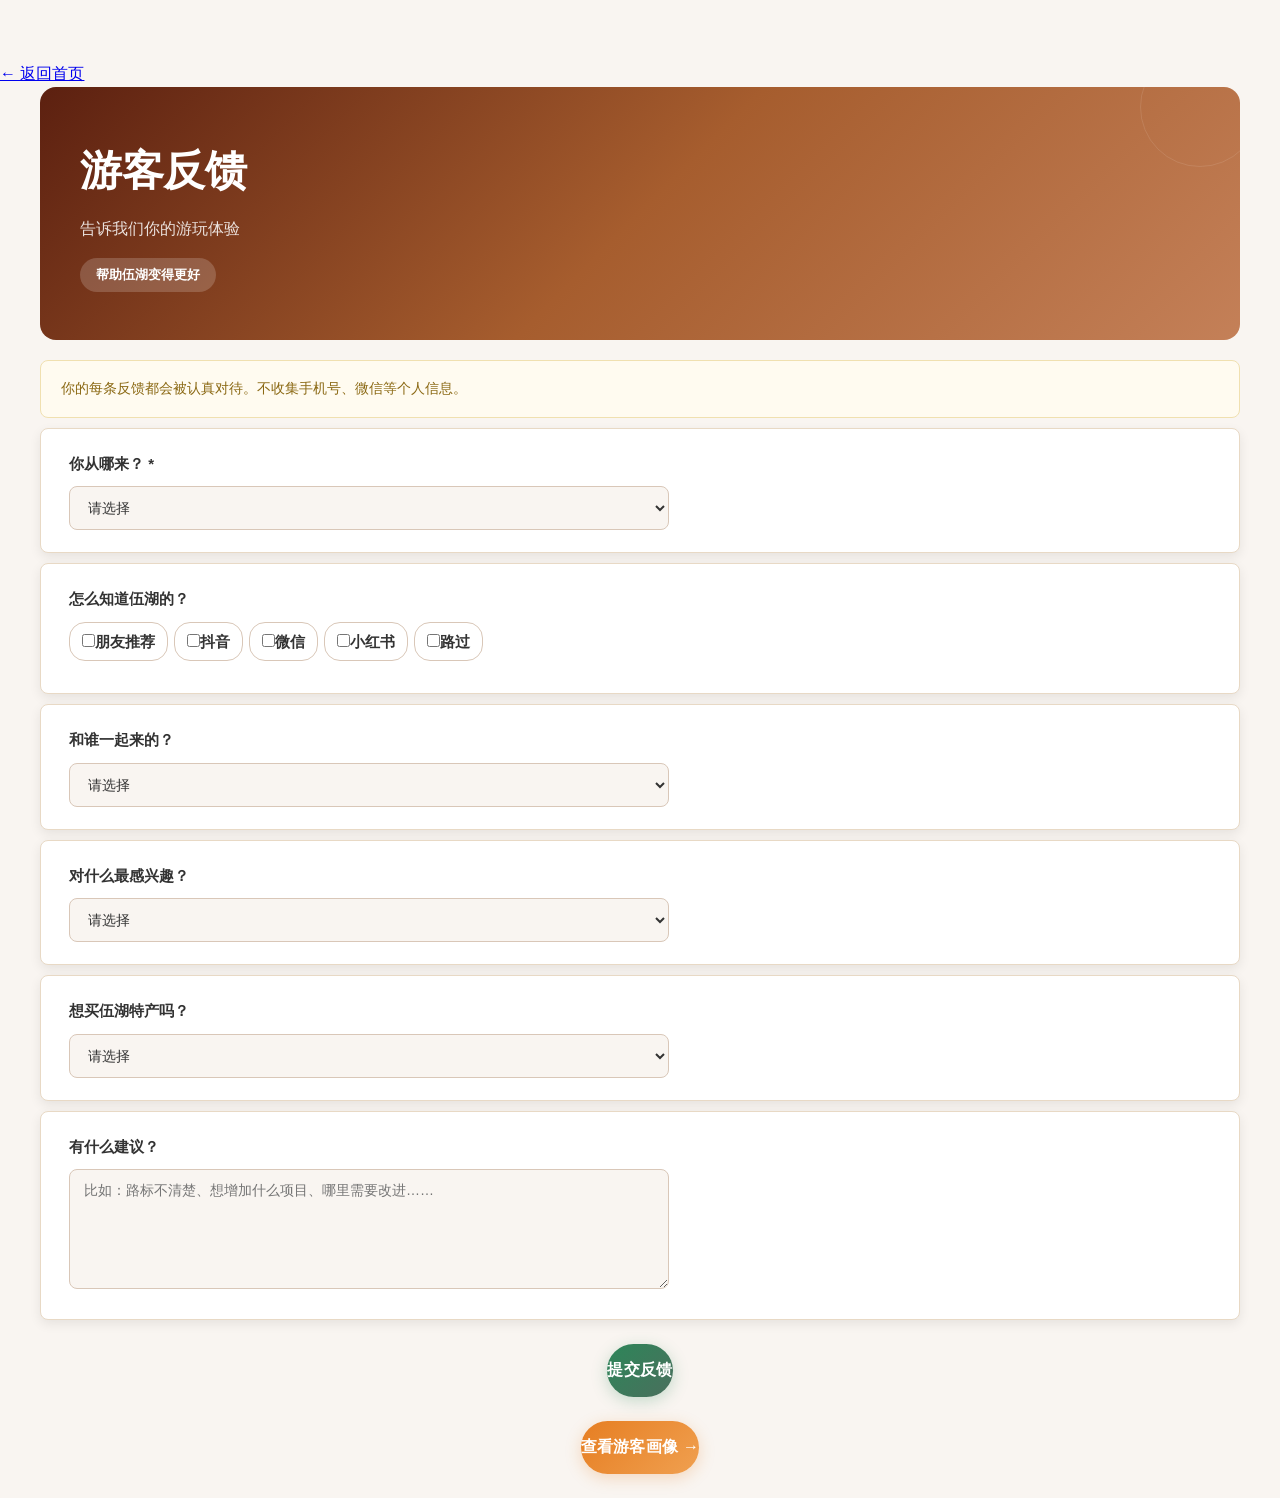
<file: pages/survey.html>
<!DOCTYPE html><html lang="zh-CN"><head><meta charset="UTF-8"/><meta name="viewport" content="width=device-width,initial-scale=1,maximum-scale=1,user-scalable=no"/><title>游客反馈 · 云梦伍湖</title><link rel="stylesheet" href="../assets/css/style.css"/></head><body>
<div class="back-bar"><a href="../index.html">← 返回首页</a></div>
<div class="hero h-orange"><div class="h-t">游客反馈</div><div class="h-s">告诉我们你的游玩体验</div><div class="h-chip">帮助伍湖变得更好</div></div>

<div class="notice">你的每条反馈都会被认真对待。不收集手机号、微信等个人信息。</div>

<form id="survey-form">
  <div class="form-g"><label>你从哪来？ *</label><select class="form-s" name="city"><option value="">请选择</option><option>伍湖村本地</option><option>云梦县城</option><option>孝感市区</option><option>省内其他城市</option><option>省外</option></select></div>
  <div class="form-g"><label>怎么知道伍湖的？</label><div class="chk-row"><label class="chk-chip"><input type="checkbox" name="ch" value="朋友推荐">朋友推荐</label><label class="chk-chip"><input type="checkbox" name="ch" value="抖音">抖音</label><label class="chk-chip"><input type="checkbox" name="ch" value="微信">微信</label><label class="chk-chip"><input type="checkbox" name="ch" value="小红书">小红书</label><label class="chk-chip"><input type="checkbox" name="ch" value="路过">路过</label></div></div>
  <div class="form-g"><label>和谁一起来的？</label><select class="form-s" name="companion"><option value="">请选择</option><option>一个人</option><option>亲子家庭</option><option>朋友结伴</option><option>单位/团建</option></select></div>
  <div class="form-g"><label>对什么最感兴趣？</label><select class="form-s" name="interest"><option value="">请选择</option><option>稻虾基地</option><option>博物馆秦简</option><option>生态园游玩</option><option>买虾稻米</option><option>亲子游乐园</option><option>美食农家菜</option></select></div>
  <div class="form-g"><label>想买伍湖特产吗？</label><select class="form-s" name="willing"><option value="">请选择</option><option>想买</option><option>看价格</option><option>先看看</option></select></div>
  <div class="form-g"><label>有什么建议？</label><textarea class="form-t" name="suggestion" placeholder="比如：路标不清楚、想增加什么项目、哪里需要改进……"></textarea></div>
  <button type="submit" class="btn btn-p mt">提交反馈</button>
</form>
<button class="btn btn-s mt" onclick="goStats()" style="margin-bottom:24px">查看游客画像 →</button>

<style>
.chk-row{display:flex;flex-wrap:wrap;gap:6px}
.chk-chip{padding:6px 12px;border-radius:16px;border:1px solid #d9c7b8;font-size:13px;cursor:pointer;display:flex;align-items:center;gap:4px;background:#fff}
</style>
<script>
var form=document.getElementById('survey-form');
form.addEventListener('submit',function(e){e.preventDefault();var fd=new FormData(form),data={};fd.forEach(function(v,k){data[k]=v});if(!data.city){alert('请填"你从哪来"');return}var chs=[];form.querySelectorAll('input[name=ch]:checked').forEach(function(c){chs.push(c.value)});data.channel=chs.join('、');var list=JSON.parse(localStorage.getItem('surveyList')||'[]');list.push({city:data.city,channel:data.channel,companion:data.companion,interest:data.interest,willing:data.willing,suggestion:data.suggestion,time:new Date().toISOString()});localStorage.setItem('surveyList',JSON.stringify(list));alert('感谢你的反馈！');form.reset()});
function goStats(){window.location.href='stats.html'}
</script>
</body></html>
</file>
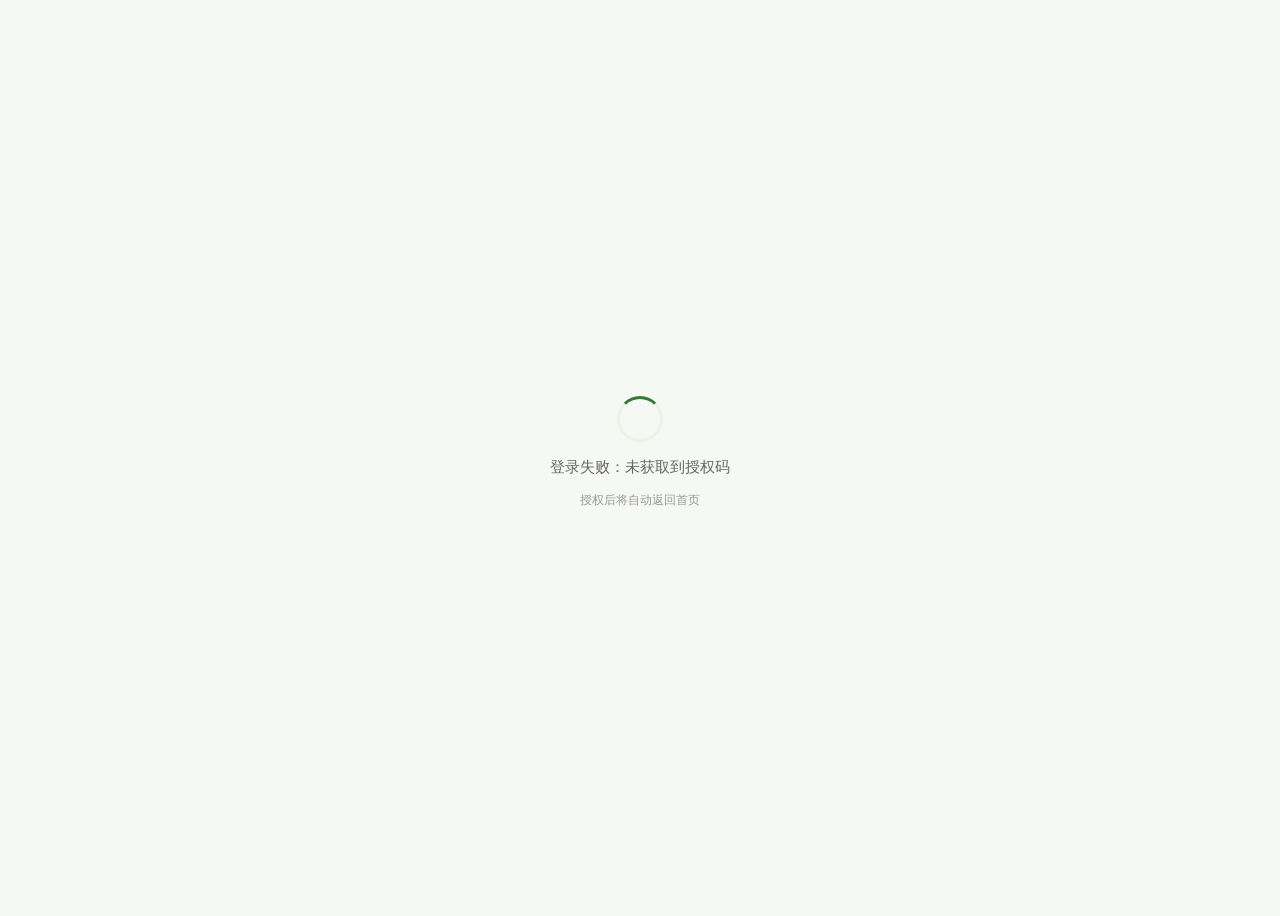
<file: pages/wxCallback.html>
<!DOCTYPE html>
<html lang="zh-CN">
<head>
  <meta charset="UTF-8" />
  <meta name="viewport" content="width=device-width, initial-scale=1.0" />
  <title>微信登录中…</title>
  <style>
    body { font-family: -apple-system, BlinkMacSystemFont, sans-serif; display: flex; justify-content: center; align-items: center; height: 100vh; background: #F6F8F3; }
    .container { text-align: center; padding: 40px; }
    .spinner { width: 40px; height: 40px; border: 3px solid #E8F5E9; border-top-color: #2E7D32; border-radius: 50%; animation: spin 0.8s linear infinite; margin: 0 auto 16px; }
    @keyframes spin { to { transform: rotate(360deg); } }
    p { color: #666; font-size: 15px; }
  </style>
</head>
<body>
<div class="container">
  <div class="spinner"></div>
  <p>正在登录...</p>
  <p style="font-size:12px;color:#999;margin-top:8px;">授权后将自动返回首页</p>
</div>

<script>
(function () {
  var params = new URL(window.location.href).searchParams;
  var code = params.get('code');
  var state = params.get('state');
  var savedState = localStorage.getItem('wx_state');

  if (!code) {
    document.querySelector('p').textContent = '登录失败：未获取到授权码';
    return;
  }

  if (state !== savedState) {
    console.warn('State mismatch, but continuing');
  }

  // 后端接口用 code 换取用户信息
  // 示例请求（需要你们自己的后端）：
  // fetch('/api/wx-login?code=' + code)
  //   .then(r => r.json())
  //   .then(user => {
  //     localStorage.setItem('wuhu_user', JSON.stringify(user));
  //     window.location.href = '../index.html';
  //   })
  //   .catch(err => {
  //     document.querySelector('p').textContent = '登录失败：' + err.message;
  //   });

  // Demo 模式：直接用 code 前6位做昵称
  var demoUser = {
    nickname: '微信用户' + code.substr(0, 6),
    code: code,
    demo: true,
    time: Date.now()
  };
  localStorage.setItem('wuhu_user', JSON.stringify(demoUser));
  setTimeout(function () {
    window.location.href = '../index.html';
  }, 800);
})();
</script>
</body>
</html>
</file>
<file: assets/css/style.css>
/* ═════════════════════════════════════════
   云梦伍湖 · 网页版设计系统
   桌面端适配 · 无底部导航栏
   ═════════════════════════════════════════ */
*,*::before,*::after{box-sizing:border-box;margin:0;padding:0}

:root{
  --nature:#2d8659;--nature-dark:#1f5c3a;--nature-light:#4A6F5D;
  --water:#51a6a6;--water-light:#A8DADC;
  --wood:#8b5a2b;--wood-light:#D4B59E;
  --accent:#e67e22;
  --ink:#333;--ink-light:#666;
  --bg:#f9f5f1;--cream:#F5F5F0;
  --white:#fff;
  --shadow:0 4px 12px rgba(0,0,0,.08);
  --shadow-lg:0 8px 24px rgba(0,0,0,.12);
  --radius:.5rem;--radius-lg:1rem;
  --top:60px;
}

body{
  font-family:"PingFang SC","Noto Sans SC","Microsoft YaHei",sans-serif;
  font-size:16px;color:var(--ink);background:var(--bg);
  line-height:1.7;min-height:100vh;
  padding-top:var(--top);
  -webkit-font-smoothing:antialiased;-webkit-tap-highlight-color:transparent
}

/* ═══════ 顶部导航（桌面横条） ═══════ */
.topbar{
  position:fixed;top:0;left:0;right:0;z-index:200;
  height:var(--top);background:rgba(45,134,89,.95);backdrop-filter:blur(12px);
  display:flex;align-items:center;justify-content:space-between;
  padding:0 40px;color:#fff;font-size:14px;
  box-shadow:0 2px 12px rgba(0,0,0,.1)
}
.topbar .t-l{display:flex;align-items:center;gap:10px}
.topbar .t-brand{font-size:20px;font-weight:700;letter-spacing:.5px}
.topbar .t-brand em{font-style:normal;color:var(--water-light)}
.topbar .t-r{display:flex;align-items:center;gap:10px}
.topbar .t-btn{
  background:rgba(255,255,255,.15);border:none;color:#fff;font-size:13px;
  padding:6px 16px;border-radius:20px;cursor:pointer;font-weight:500;
  transition:background .2s;display:flex;align-items:center;gap:4px
}
.topbar .t-btn:hover{background:rgba(255,255,255,.25)}
.topbar .t-btn.logged{background:var(--cream);color:var(--nature-dark);font-weight:600}

/* 桌面导航链接 */
.desktop-nav{display:flex;gap:8px}
.desktop-nav a{
  color:rgba(255,255,255,.85);text-decoration:none;padding:6px 16px;
  border-radius:8px;font-size:14px;font-weight:500;cursor:pointer;
  transition:all .15s
}
.desktop-nav a:hover,.desktop-nav a.active{background:rgba(255,255,255,.15);color:#fff}

@media(max-width:768px){
  .topbar{padding:0 16px}
  .desktop-nav{display:none}
  .topbar .t-menu{display:block}
}

/* ═══════ 容器 ═══════ */
.container{max-width:1200px;margin:0 auto;padding:0 40px}
@media(max-width:768px){.container{padding:0 16px}}

/* ═══════ 轮播 ═══════ */
.carousel{
  margin:0 auto;max-width:1200px;padding:20px 40px 0;
  border-radius:var(--radius-lg);overflow:hidden
}
@media(max-width:768px){.carousel{padding:12px 0 0}}
.carousel::before{
  content:'';position:absolute;top:0;left:0;right:0;height:4px;z-index:5;
  background:linear-gradient(90deg,transparent,var(--nature) 20%,var(--water) 50%,var(--nature) 80%,transparent)
}
.cr-stage{position:relative;width:100%;overflow:hidden;border-radius:var(--radius-lg)}
.cr-track{display:flex;transition:transform .45s ease;height:420px}
@media(max-width:1024px){.cr-track{height:320px}}
@media(max-width:768px){.cr-track{height:200px}}
.cr-slide{min-width:100%;position:relative;cursor:pointer;overflow:hidden;height:420px;background:#ddd}
@media(max-width:1024px){.cr-slide{height:320px}}
@media(max-width:768px){.cr-slide{height:200px}}
.cr-slide .cr-img-wrap{position:absolute;top:0;left:0;width:100%;height:100%}
.cr-slide .cr-img-wrap img{width:100%;height:100%;object-fit:cover}
.cr-caption{position:absolute;bottom:0;left:0;right:0;padding:24px 32px;background:linear-gradient(transparent,rgba(0,0,0,.65));color:#fff;display:flex;flex-direction:column;gap:6px}
.cr-caption .cr-tag{display:inline-block;width:fit-content;padding:3px 14px;border-radius:99px;background:rgba(255,255,255,.2);font-size:12px;font-weight:600}
.cr-caption .cr-title{font-size:24px;font-weight:800;text-shadow:0 1px 3px rgba(0,0,0,.3)}
@media(max-width:768px){.cr-caption{padding:16px 18px}.cr-caption .cr-title{font-size:17px}}
.cr-prev,.cr-next{position:absolute;top:50%;transform:translateY(-50%);z-index:10;width:44px;height:44px;border-radius:50%;background:rgba(0,0,0,.35);border:none;color:#fff;font-size:18px;cursor:pointer;display:flex;align-items:center;justify-content:center;opacity:0;transition:opacity .2s}
.carousel:hover .cr-prev,.carousel:hover .cr-next{opacity:1}
.cr-prev{left:12px}.cr-next{right:12px}
.cr-indicators{display:flex;justify-content:center;gap:6px;padding:12px 0;background:#fff;border-radius:0 0 12px 12px}
.cr-indicators span{width:6px;height:6px;border-radius:3px;background:#ddd;transition:all .3s}
.cr-indicators span.on{background:var(--nature);width:18px}

/* ═══════ 数据看板 ═══════ */
.kpi-row{display:flex;gap:12px;max-width:1200px;margin:0 auto;padding:20px 40px}
@media(max-width:768px){.kpi-row{padding:16px 16px;gap:8px}}
.kpi{
  flex:1;background:var(--white);border-radius:var(--radius);padding:24px 16px;
  text-align:center;box-shadow:var(--shadow);position:relative;overflow:hidden;
  border:1px solid #e8d9c5
}
.kpi::before{content:'';position:absolute;top:0;left:0;right:0;height:3px}
.kpi:nth-child(1)::before{background:var(--nature)}
.kpi:nth-child(2)::before{background:var(--water)}
.kpi:nth-child(3)::before{background:var(--wood)}
.kpi:nth-child(4)::before{background:var(--accent)}
.kpi .kpi-n{display:block;font-size:32px;font-weight:800;color:var(--ink);line-height:1}
.kpi .kpi-l{display:block;font-size:13px;color:var(--ink-light);margin-top:6px}
@media(max-width:768px){.kpi .kpi-n{font-size:26px}.kpi .kpi-l{font-size:11px}}

/* ═══════ 区块标题 ═══════ */
.sec-hd{text-align:center;max-width:1200px;margin:60px auto 24px;padding:0 40px;position:relative}
.sec-hd .sec-title{
  font-size:28px;font-weight:800;color:var(--nature-dark);display:inline-block;position:relative
}
.sec-hd .sec-title::after{
  content:'';position:absolute;bottom:-8px;left:10%;width:80%;height:3px;
  background:var(--water-light);border-radius:3px
}
@media(max-width:768px){.sec-hd{margin:36px auto 16px;padding:0 16px}.sec-hd .sec-title{font-size:22px}}

/* ═══════ 横向入口 ═══════ */
.h-scroll{display:flex;gap:12px;max-width:1200px;margin:0 auto;padding:0 40px;overflow-x:auto}
.h-scroll::-webkit-scrollbar{display:none}
.h-item{
  flex-shrink:0;width:220px;padding:28px 20px;border-radius:var(--radius-lg);
  color:#fff;cursor:pointer;
  box-shadow:0 6px 16px rgba(0,0,0,.12);position:relative;overflow:hidden;
  transition:transform .3s ease,box-shadow .3s ease
}
.h-item:hover{transform:translateY(-4px);box-shadow:0 10px 24px rgba(0,0,0,.18)}
.h-item:active{transform:scale(.96)}
.h-item .hi-icon{font-size:40px;margin-bottom:12px}
.h-item .hi-label{font-size:17px;font-weight:700}
.h-item .hi-hint{font-size:12px;opacity:.75;margin-top:4px}
.h-item:nth-child(1){background:linear-gradient(135deg,#1f5c3a,#2d8659)}
.h-item:nth-child(2){background:linear-gradient(135deg,#5c3a1f,#8b5a2b)}
.h-item:nth-child(3){background:linear-gradient(135deg,#1a4a4a,#3b7d8e)}
.h-item:nth-child(4){background:linear-gradient(135deg,#4a2a1a,#a67c52)}
.h-item:nth-child(5){background:linear-gradient(135deg,#2a1a4a,#5c3d6e)}

@media(max-width:768px){.h-item{width:150px;padding:20px 16px}.h-item .hi-icon{font-size:34px}}

/* ═══════ 卡片网格（桌面3列） ═══════ */
.card-grid{display:grid;grid-template-columns:repeat(3,1fr);gap:16px;max-width:1200px;margin:0 auto;padding:0 40px}
@media(max-width:1024px){.card-grid{grid-template-columns:repeat(2,1fr)}}
@media(max-width:576px){.card-grid{grid-template-columns:1fr}}
.card-grid .cg-wide{grid-column:span 2}
@media(max-width:576px){.card-grid .cg-wide{grid-column:span 1}}

.c-card{
  background:var(--white);border-radius:var(--radius);overflow:hidden;
  box-shadow:var(--shadow);cursor:pointer;transition:transform .3s ease,box-shadow .3s ease;
  border:1px solid #e8d9c5
}
.c-card:hover{transform:translateY(-5px);box-shadow:var(--shadow-lg)}
.c-card:active{transform:scale(.97)}
.c-card .cc-img{width:100%;height:200px;overflow:hidden}
.c-card .cc-img img{width:100%;height:100%;object-fit:cover;display:block}
.c-card .cc-emoji{display:flex;align-items:center;justify-content:center;height:200px;font-size:64px}
.c-card .cc-body{padding:20px}
.c-card .cc-body .cc-title{font-size:19px;font-weight:700;color:var(--ink)}
.c-card .cc-body .cc-tag{display:inline-block;margin:6px 0 4px;padding:3px 12px;border-radius:99px;font-size:12px;font-weight:600}
.c-card:nth-child(1) .cc-tag{background:#e6f4e8;color:var(--nature)}
.c-card:nth-child(2) .cc-tag{background:#fcf0e6;color:var(--wood)}
.c-card:nth-child(3) .cc-tag{background:#e6f2f8;color:#3b7d8e}
.c-card:nth-child(4) .cc-tag{background:#fdf0e8;color:#a67c52}
.c-card:nth-child(5) .cc-tag{background:#f0e8f8;color:#6d3b8b}
.c-card .cc-body .cc-desc{font-size:13px;color:var(--ink-light);line-height:1.55;margin-top:6px}

/* ═══════ 详情卡片列表（桌面2列） ═══════ */
.dc-list{display:grid;grid-template-columns:repeat(2,1fr);gap:16px;max-width:1200px;margin:0 auto;padding:0 40px}
@media(max-width:768px){.dc-list{grid-template-columns:1fr;padding:0 16px}}

.dc-card{
  background:var(--white);border-radius:var(--radius);overflow:hidden;
  box-shadow:var(--shadow);cursor:pointer;
  transition:transform .3s ease,box-shadow .3s ease;border:1px solid #e8d9c5;
  display:flex
}
.dc-card:hover{transform:translateY(-3px);box-shadow:var(--shadow-lg)}
.dc-card:active{transform:scale(.98)}
.dc-card .dc-top{width:200px;flex-shrink:0;min-height:180px;overflow:hidden}
.dc-card .dc-top img{width:100%;height:100%;object-fit:cover;display:block}
@media(max-width:768px){.dc-card{flex-direction:column}.dc-card .dc-top{width:100%;height:140px;min-height:auto}}
.dc-card .dc-body{padding:20px 24px;position:relative;flex:1;display:flex;flex-direction:column;justify-content:center}
.dc-card .dc-body .dc-title{font-size:18px;font-weight:700;color:var(--ink)}
.dc-card .dc-body .dc-badge{
  display:inline-block;width:fit-content;padding:4px 14px;border-radius:99px;
  font-size:11px;font-weight:600;color:#fff;background:var(--nature);
  box-shadow:0 2px 8px rgba(45,134,89,.25);margin-bottom:8px
}
.dc-card .dc-body .dc-sub{font-size:13px;color:var(--ink-light);margin-top:6px;line-height:1.5}

/* ═══════ 区域介绍 Hero ═══════ */
.hero{
  max-width:1200px;margin:0 auto;padding:48px 40px;border-radius:var(--radius-lg);
  color:#fff;position:relative;overflow:hidden
}
@media(max-width:768px){.hero{padding:32px 22px;border-radius:var(--radius-lg);margin:12px 14px 0}}
.hero::after{content:'';position:absolute;top:-40px;right:-20px;width:120px;height:120px;border-radius:50%;border:1.5px solid rgba(255,255,255,.1)}
.hero .h-t{font-size:42px;font-weight:900;letter-spacing:-.5px;position:relative;z-index:1}
.hero .h-s{font-size:16px;opacity:.85;margin-top:8px;position:relative;z-index:1}
.hero .h-chip{display:inline-block;margin-top:16px;padding:6px 16px;border-radius:99px;background:rgba(255,255,255,.18);font-size:13px;font-weight:600;position:relative;z-index:1}
@media(max-width:768px){.hero .h-t{font-size:34px}}
.hero.h-red{background:linear-gradient(135deg,#6b1515,#9b2d2d 50%,#c45050)}
.hero.h-green{background:linear-gradient(135deg,#1a3f22,#2d8659 50%,#4A6F5D)}
.hero.h-blue{background:linear-gradient(135deg,#0d3b4a,#2d5f9b 50%,#4a7ec0)}
.hero.h-orange{background:linear-gradient(135deg,#5c2010,#a65d2e 50%,#c48058)}

/* ═══════ 信息块 ═══════ */
.info-block{
  background:var(--white);max-width:1200px;margin:20px auto 0;padding:28px 32px;
  border-radius:var(--radius);box-shadow:var(--shadow);border:1px solid #e8d9c5
}
@media(max-width:768px){.info-block{margin:10px 14px 0;padding:20px 22px}}
.info-block h2{font-size:20px;font-weight:700;color:var(--nature-dark);margin-bottom:8px}
.info-block p{color:var(--ink-light);font-size:15px;line-height:1.8;max-width:900px}

/* ═══════ 图片横滑条 ═══════ */
.photo-strip{display:flex;gap:10px;max-width:1200px;margin:0 auto;padding:0 40px;overflow-x:auto;scroll-snap-type:x mandatory}
.photo-strip::-webkit-scrollbar{display:none}
.ps-item{flex-shrink:0;width:300px;border-radius:var(--radius);overflow:hidden;box-shadow:var(--shadow);scroll-snap-align:start;position:relative}
.ps-item img{width:100%;height:200px;object-fit:cover;display:block}
.ps-item .ps-label{position:absolute;bottom:0;left:0;right:0;padding:8px 12px;background:linear-gradient(transparent,rgba(0,0,0,.55));color:#fff;font-size:13px;font-weight:600}
@media(max-width:768px){.ps-item{width:200px}.ps-item img{height:130px}}

/* ═══════ 照片墙网格 ═══════ */
.photo-grid{display:grid;grid-template-columns:repeat(4,1fr);gap:12px;max-width:1200px;margin:0 auto;padding:0 40px}
@media(max-width:768px){.photo-grid{grid-template-columns:1fr 1fr;padding:0 14px}}
.photo-card{position:relative;border-radius:var(--radius);overflow:hidden;box-shadow:var(--shadow);aspect-ratio:4/3}
.photo-card img{width:100%;height:100%;object-fit:cover;display:block}
.photo-card .pc-label{position:absolute;bottom:0;left:0;right:0;padding:8px 12px;background:linear-gradient(transparent,rgba(0,0,0,.55));color:#fff;font-size:13px;font-weight:600}

/* ═══════ 特色条目 ═══════ */
.feat-list{max-width:1200px;margin:0 auto;padding:0 40px}
@media(max-width:768px){.feat-list{margin:10px 14px 0}}
.feat-row{display:flex;align-items:center;gap:18px;padding:18px 24px;background:var(--white);border-radius:var(--radius);margin-bottom:8px;box-shadow:var(--shadow);cursor:pointer;transition:all .2s;border:1px solid #e8d9c5}
.feat-row:active{transform:scale(.98)}
.feat-row .fr-icon{width:52px;height:52px;border-radius:14px;display:flex;align-items:center;justify-content:center;font-size:26px;color:#fff;flex-shrink:0}
.feat-row .fr-body{flex:1}
.feat-row .fr-body h4{font-size:17px;font-weight:700;color:var(--ink)}
.feat-row .fr-body p{font-size:13px;color:var(--ink-light);margin-top:2px}
.feat-row .fr-arrow{color:#ccc;font-size:16px}

/* ═══════ 横向图卡 ═══════ */
.sc-strip{display:flex;gap:12px;max-width:1200px;margin:0 auto;padding:0 40px;overflow-x:auto;scroll-snap-type:x mandatory}
.sc-strip::-webkit-scrollbar{display:none}
.sc-card{flex-shrink:0;width:220px;border-radius:var(--radius);overflow:hidden;background:var(--white);box-shadow:var(--shadow);cursor:pointer;transition:transform .3s ease,box-shadow .3s ease;scroll-snap-align:start}
.sc-card:hover{transform:translateY(-4px);box-shadow:var(--shadow-lg)}
.sc-card:active{transform:scale(.96)}
.sc-card .sc-img{height:150px;display:flex;align-items:center;justify-content:center;font-size:56px;color:rgba(255,255,255,.85)}
.sc-card:nth-child(1) .sc-img{background:linear-gradient(135deg,#a8d8a8,#6aaa6a)}
.sc-card:nth-child(2) .sc-img{background:linear-gradient(135deg,#f0d890,#d4a853)}
.sc-card:nth-child(3) .sc-img{background:linear-gradient(135deg,#a8d0e0,#5a8ec4)}
.sc-card:nth-child(4) .sc-img{background:linear-gradient(135deg,#e0c8a8,#c49060)}
.sc-card:nth-child(5) .sc-img{background:linear-gradient(135deg,#d0b8e0,#8b6eaa)}
.sc-card .sc-body{padding:12px 14px}
.sc-card .sc-body h4{font-size:14px;font-weight:700;color:var(--ink)}
.sc-card .sc-body p{font-size:12px;color:var(--ink-light);margin-top:2px}

/* ═══════ 表单 ═══════ */
.form-g{background:var(--white);max-width:1200px;margin:10px auto 0;padding:22px 28px;border-radius:var(--radius);box-shadow:var(--shadow);border:1px solid #e8d9c5}
.form-g label{display:block;font-size:15px;font-weight:600;color:var(--ink);margin-bottom:10px}
.form-i,.form-s,.form-t{width:100%;max-width:600px;padding:12px 14px;background:var(--bg);border:1.5px solid #d9c7b8;border-radius:var(--radius);font-size:14px;color:var(--ink);font-family:inherit;transition:border .2s}
.form-i:focus,.form-s:focus,.form-t:focus{outline:none;border-color:var(--nature);background:var(--white)}
.form-t{min-height:120px;resize:vertical}

/* ═══════ 按钮 ═══════ */
.btn{display:block;border:none;border-radius:2rem;font-size:16px;font-weight:700;cursor:pointer;text-align:center;text-decoration:none;transition:all .3s ease;letter-spacing:.3px}
.btn:active{transform:scale(.97)}
.btn-p{background:linear-gradient(135deg,var(--nature),var(--nature-light));color:#fff;box-shadow:0 4px 16px rgba(45,134,89,.25);padding:16px 0;max-width:400px;margin:24px auto 0}
.btn-p:hover{transform:translateY(-2px)}
.btn-s{background:linear-gradient(135deg,var(--accent),#f0a050);color:#fff;box-shadow:0 4px 16px rgba(230,126,34,.25);padding:16px 0;max-width:400px;margin:24px auto 0}

/* ═══════ 提示条 ═══════ */
.notice{max-width:1200px;margin:20px auto 0;padding:16px 20px;border-radius:var(--radius);background:#fffbf0;color:#8b6914;font-size:14px;line-height:1.7;border:1px solid #f0e0b0}

/* ═══════ 悬浮二维码 ═══════ */
.qr-float{position:fixed;bottom:40px;right:40px;width:56px;height:56px;border-radius:50%;background:var(--nature);color:#fff;font-size:26px;display:flex;align-items:center;justify-content:center;cursor:pointer;z-index:150;box-shadow:0 4px 20px rgba(45,134,89,.3);animation:qrBounce 2s ease infinite}
@keyframes qrBounce{0%,100%{transform:translateY(0)}50%{transform:translateY(-8px)}}
.qr-overlay{position:fixed;top:0;left:0;right:0;bottom:0;background:rgba(0,0,0,.45);z-index:400;display:none;align-items:center;justify-content:center}
.qr-overlay.show{display:flex}
.qr-card{background:#fff;border-radius:20px;padding:28px;text-align:center;box-shadow:0 16px 48px rgba(0,0,0,.2);max-width:320px;width:90%}
.qr-card-hd{display:flex;justify-content:space-between;align-items:center;margin-bottom:14px}
.qr-card-hd span{font-size:17px;font-weight:700;color:var(--ink)}
.qr-card-hd button{background:none;border:none;font-size:22px;cursor:pointer;color:#999}
#qrcode{display:flex;justify-content:center}
#qrcode canvas{border:4px solid var(--cream-dark);border-radius:14px}

/* ═══════ 底部 ═══════ */
.site-footer{text-align:center;padding:60px 40px 40px;color:var(--ink-light);font-size:13px}
.site-footer p{margin-top:4px}

/* ═══════ 杂项 ═══════ */
.field-line{display:flex;padding:10px 0;font-size:14px;border-bottom:1px solid #f0e8de}
.field-line:last-child{border-bottom:none}
.field-line .fl-k{color:var(--ink-light);width:100px;flex-shrink:0;font-weight:500}
.field-line .fl-v{color:var(--ink);flex:1}
.field-tag{display:inline-block;margin:8px 0 12px;padding:4px 14px;border-radius:99px;background:#e6f4e8;color:var(--nature);font-size:13px;font-weight:600}
.placeholder{color:#bbb!important;font-style:italic}
.text-muted{color:var(--ink-light)}.text-sm{font-size:13px}.text-center{text-align:center}
.mt{margin-top:24px}.mb{margin-bottom:24px}
.warn-card{border-left:3px solid var(--accent)!important;background:#fffbf5!important}
.qrcode-box{display:flex;justify-content:center;margin:20px 0}
.map-container{width:100%;height:320px;background:#f0e8de;border-radius:var(--radius);overflow:hidden;margin-top:10px}

/* ═══════ 响应式桌面导航 ═══════ */
@media(min-width:769px){
  .t-menu{display:none}
}
.dir-overlay{position:fixed;top:0;left:0;right:0;bottom:0;z-index:300;background:rgba(0,0,0,.3);display:none}
.dir-overlay.open{display:block;animation:fadeIn .2s}
.dir-panel{position:absolute;right:0;top:0;bottom:0;width:80%;max-width:380px;background:var(--white);box-shadow:-8px 0 32px rgba(0,0,0,.1);display:flex;flex-direction:column;animation:slideIn .28s var(--ease)}
@keyframes slideIn{from{transform:translateX(60%)}to{transform:translateX(0)}}
@keyframes fadeIn{from{opacity:0}to{opacity:1}}
.dir-panel .dp-hd{display:flex;align-items:center;justify-content:space-between;padding:24px 24px 16px;border-bottom:1px solid #eee}
.dir-panel .dp-hd h3{font-size:20px;font-weight:800;color:var(--nature-dark)}
.dir-panel .dp-close{background:none;border:none;width:40px;height:40px;border-radius:50%;font-size:20px;cursor:pointer;color:#999;display:flex;align-items:center;justify-content:center}
.dir-panel .dp-list{flex:1;overflow-y:auto;padding:8px 0}
.dp-item{display:flex;align-items:center;gap:16px;padding:16px 24px;cursor:pointer;font-size:16px;color:var(--ink);border-bottom:1px solid #f8f8f8}
.dp-item:active{background:var(--bg)}
.dp-item .dp-badge{width:38px;height:38px;border-radius:10px;display:flex;align-items:center;justify-content:center;font-size:18px;color:#fff;flex-shrink:0}
.dp-item .dp-arrow{color:#ccc;font-size:14px;margin-left:auto}
</file>
